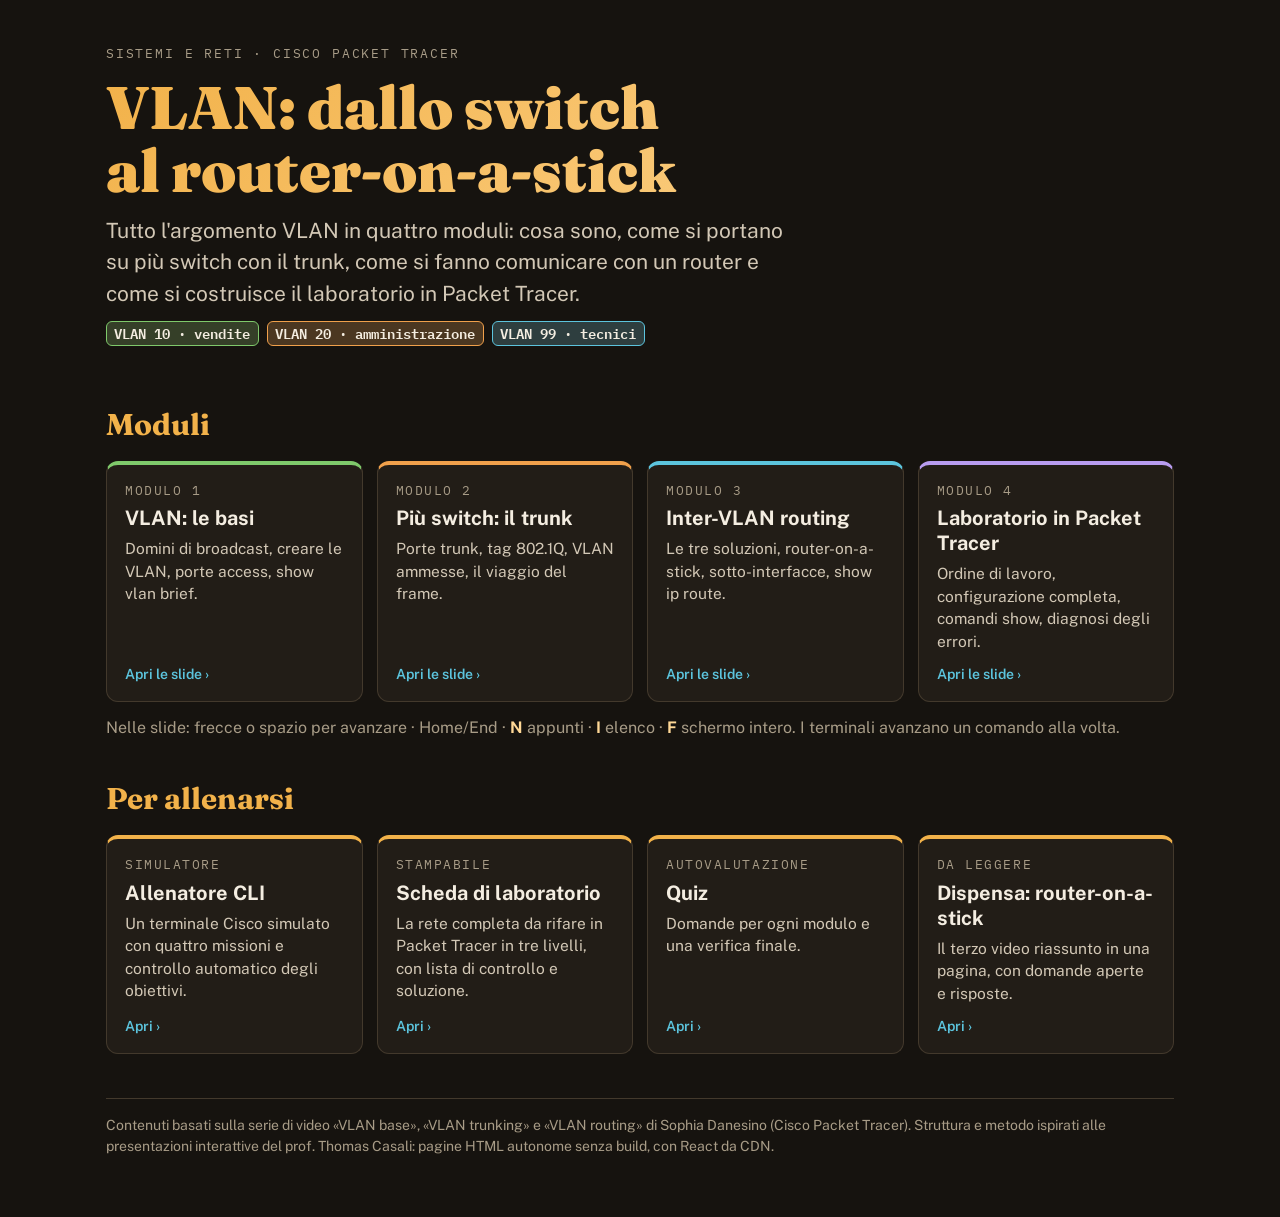
<file: index.html>
<!DOCTYPE html>
<html lang="it">
<head>
<meta charset="UTF-8">
<meta name="viewport" content="width=device-width, initial-scale=1.0">
<title>VLAN: dallo switch al router-on-a-stick</title>
<meta name="description" content="Presentazione interattiva sulle VLAN per Sistemi e Reti: VLAN base, trunk 802.1Q, inter-VLAN routing e laboratorio in Cisco Packet Tracer, con simulazioni, allenatore CLI e quiz.">
<link rel="preconnect" href="https://fonts.googleapis.com">
<link rel="preconnect" href="https://fonts.gstatic.com" crossorigin>
<link href="https://fonts.googleapis.com/css2?family=Fraunces:opsz,wght@9..144,500;9..144,700;9..144,900&family=Public+Sans:wght@400;500;600;700;800&family=IBM+Plex+Mono:wght@400;500;600&display=swap" rel="stylesheet">
<link rel="stylesheet" href="assets/style.css">
<style>
  html, body { height: auto; }
  .hero { padding: 44px 0 20px; display: flex; flex-direction: column; gap: 12px; }
  .hero .occhiello { font-family: var(--f-mono); font-size: 13px; letter-spacing: .14em; text-transform: uppercase; color: var(--text-muted); }
  .hero h1 { font-family: var(--f-title); font-weight: 900; font-size: clamp(34px, 6vw, 60px); line-height: 1.06; background: linear-gradient(135deg, var(--accent), var(--accent-alt)); -webkit-background-clip: text; background-clip: text; color: transparent; text-wrap: balance; }
  .hero p { font-size: clamp(17px, 2.1vw, 21px); color: var(--text-dim); max-width: 44rem; }
  .vlan-riga { display: flex; flex-wrap: wrap; gap: 8px; }
  .sezione { margin-top: 36px; display: flex; flex-direction: column; gap: 14px; }
  .sezione > h2 { font-family: var(--f-title); font-size: clamp(23px, 3.2vw, 30px); color: var(--accent); }
  .sezione > p { color: var(--text-muted); font-size: 16px; }
  .griglia { display: grid; grid-template-columns: repeat(auto-fill, minmax(min(100%, 240px), 1fr)); gap: 14px; }
  a.scheda { display: flex; flex-direction: column; gap: 6px; text-decoration: none; background: var(--bg-card); border: 1px solid var(--border); border-top: 4px solid var(--accent); border-radius: 12px; padding: 16px 18px; color: var(--text); }
  a.scheda:hover { background: var(--bg-light); border-color: var(--info); }
  a.scheda .num { font-family: var(--f-mono); font-size: 13px; letter-spacing: .12em; text-transform: uppercase; color: var(--text-muted); }
  a.scheda h3 { font-size: 20px; line-height: 1.25; }
  a.scheda p { font-size: 15.5px; color: var(--text-dim); line-height: 1.45; }
  a.scheda .vai { margin-top: auto; padding-top: 6px; font-size: 14px; font-weight: 600; color: var(--info); }
  a.scheda.v { border-top-color: var(--verde); } a.scheda.a { border-top-color: var(--arancio); } a.scheda.z { border-top-color: var(--azzurro); } a.scheda.p { border-top-color: var(--viola); }
  .tasti { font-size: 15px; color: var(--text-muted); }
  footer { margin-top: 44px; padding-top: 16px; border-top: 1px solid var(--border); font-size: 14px; color: var(--text-muted); }
</style>
</head>
<body>
<div class="contenitore">
  <header class="hero">
    <div class="occhiello">Sistemi e Reti · Cisco Packet Tracer</div>
    <h1>VLAN: dallo switch al router-on-a-stick</h1>
    <p>Tutto l'argomento VLAN in quattro moduli: cosa sono, come si portano su più switch con il trunk, come si fanno comunicare con un router e come si costruisce il laboratorio in Packet Tracer.</p>
    <div class="vlan-riga"><span class="chip chip-verde">VLAN 10 · vendite</span><span class="chip chip-arancio">VLAN 20 · amministrazione</span><span class="chip chip-azzurro">VLAN 99 · tecnici</span></div>
  </header>

  <section class="sezione">
    <h2>Moduli</h2>
    <div class="griglia">
      <a class="scheda v" href="modulo-1-vlan-base/slide.html"><span class="num">Modulo 1</span><h3>VLAN: le basi</h3><p>Domini di broadcast, creare le VLAN, porte access, show vlan brief.</p><span class="vai">Apri le slide ›</span></a>
      <a class="scheda a" href="modulo-2-trunk/slide.html"><span class="num">Modulo 2</span><h3>Più switch: il trunk</h3><p>Porte trunk, tag 802.1Q, VLAN ammesse, il viaggio del frame.</p><span class="vai">Apri le slide ›</span></a>
      <a class="scheda z" href="modulo-3-inter-vlan-routing/slide.html"><span class="num">Modulo 3</span><h3>Inter-VLAN routing</h3><p>Le tre soluzioni, router-on-a-stick, sotto-interfacce, show ip route.</p><span class="vai">Apri le slide ›</span></a>
      <a class="scheda p" href="modulo-4-laboratorio/slide.html"><span class="num">Modulo 4</span><h3>Laboratorio in Packet Tracer</h3><p>Ordine di lavoro, configurazione completa, comandi show, diagnosi degli errori.</p><span class="vai">Apri le slide ›</span></a>
    </div>
    <p class="tasti">Nelle slide: frecce o spazio per avanzare · Home/End · <strong>N</strong> appunti · <strong>I</strong> elenco · <strong>F</strong> schermo intero. I terminali avanzano un comando alla volta.</p>
  </section>

  <section class="sezione">
    <h2>Per allenarsi</h2>
    <div class="griglia">
      <a class="scheda" href="laboratorio/allenatore-cli.html"><span class="num">Simulatore</span><h3>Allenatore CLI</h3><p>Un terminale Cisco simulato con quattro missioni e controllo automatico degli obiettivi.</p><span class="vai">Apri ›</span></a>
      <a class="scheda" href="laboratorio/scheda.html"><span class="num">Stampabile</span><h3>Scheda di laboratorio</h3><p>La rete completa da rifare in Packet Tracer in tre livelli, con lista di controllo e soluzione.</p><span class="vai">Apri ›</span></a>
      <a class="scheda" href="quiz/quiz.html"><span class="num">Autovalutazione</span><h3>Quiz</h3><p>Domande per ogni modulo e una verifica finale.</p><span class="vai">Apri ›</span></a>
      <a class="scheda" href="dispensa/router-on-a-stick.html"><span class="num">Da leggere</span><h3>Dispensa: router-on-a-stick</h3><p>Il terzo video riassunto in una pagina, con domande aperte e risposte.</p><span class="vai">Apri ›</span></a>
    </div>
  </section>

  <footer>
    Contenuti basati sulla serie di video «VLAN base», «VLAN trunking» e «VLAN routing» di Sophia Danesino (Cisco Packet Tracer). Struttura e metodo ispirati alle presentazioni interattive del prof. Thomas Casali: pagine HTML autonome senza build, con React da CDN.
  </footer>
</div>
</body>
</html>
</file>
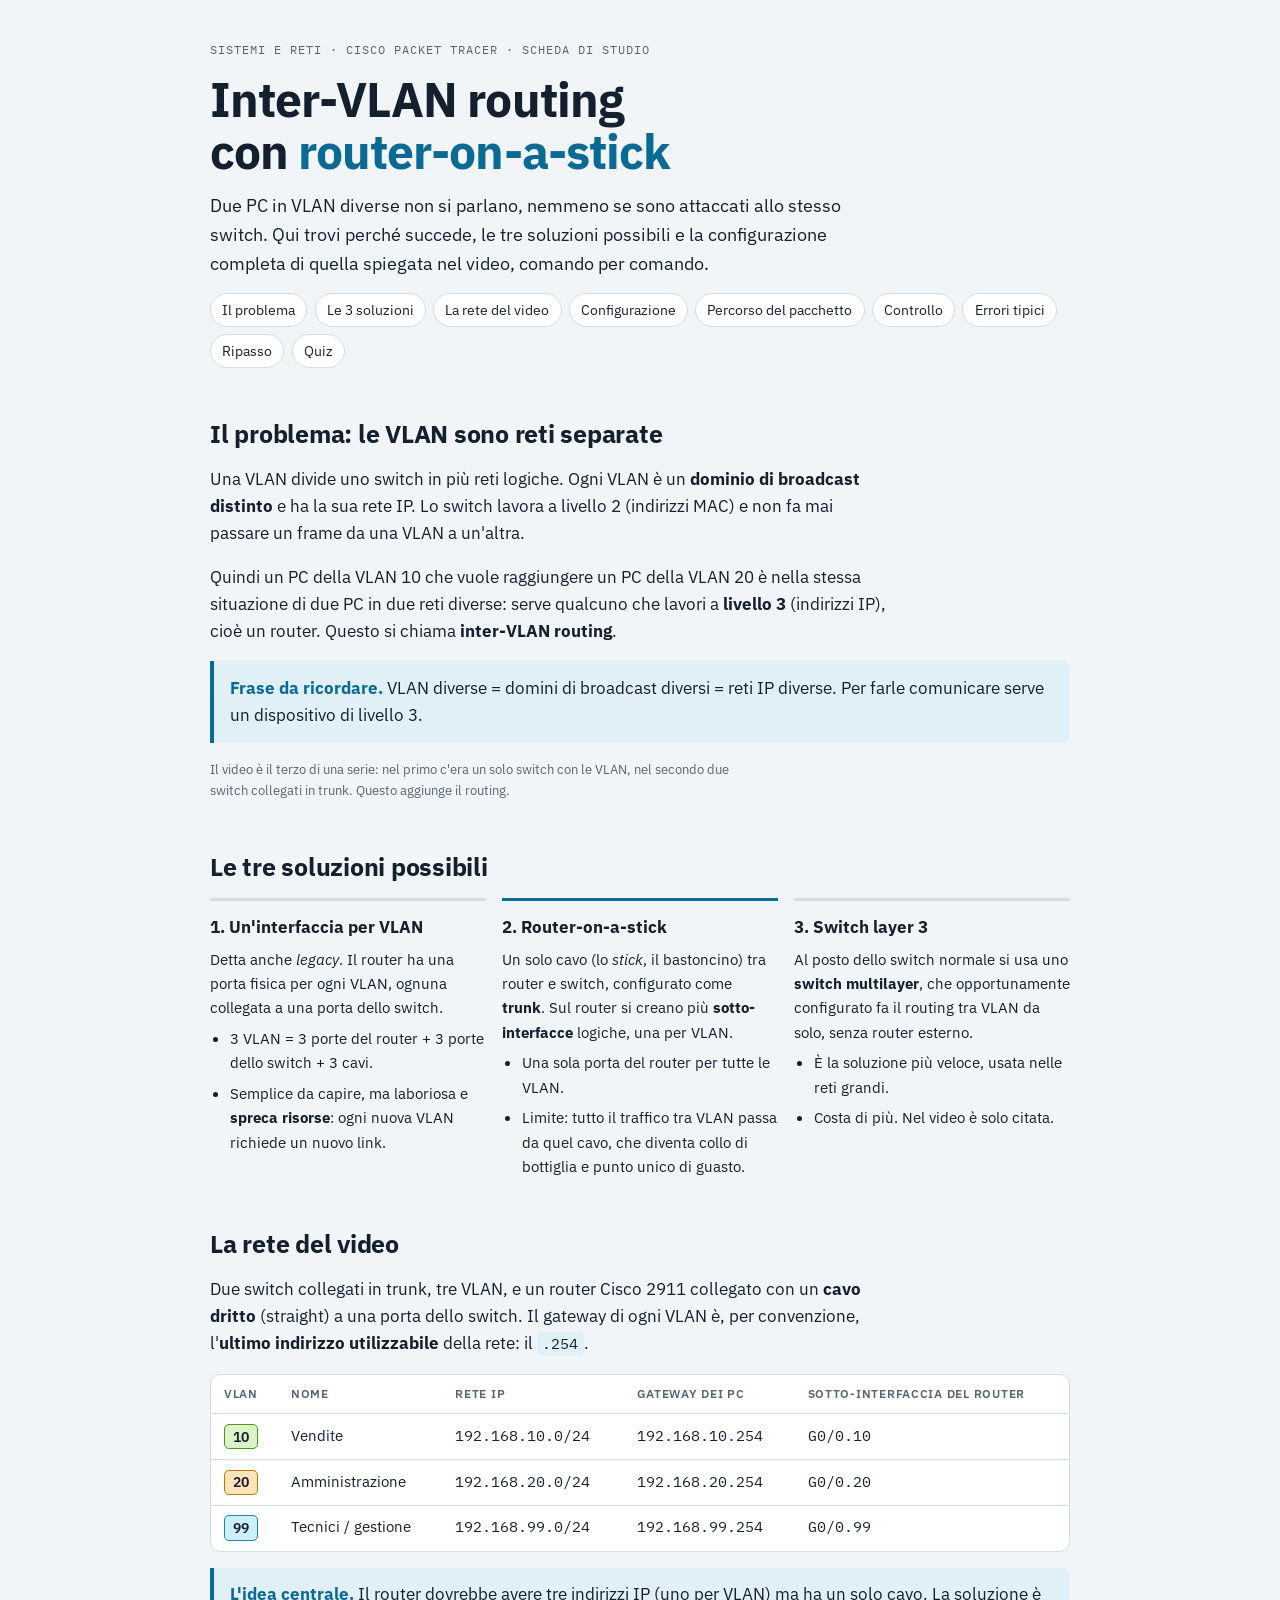
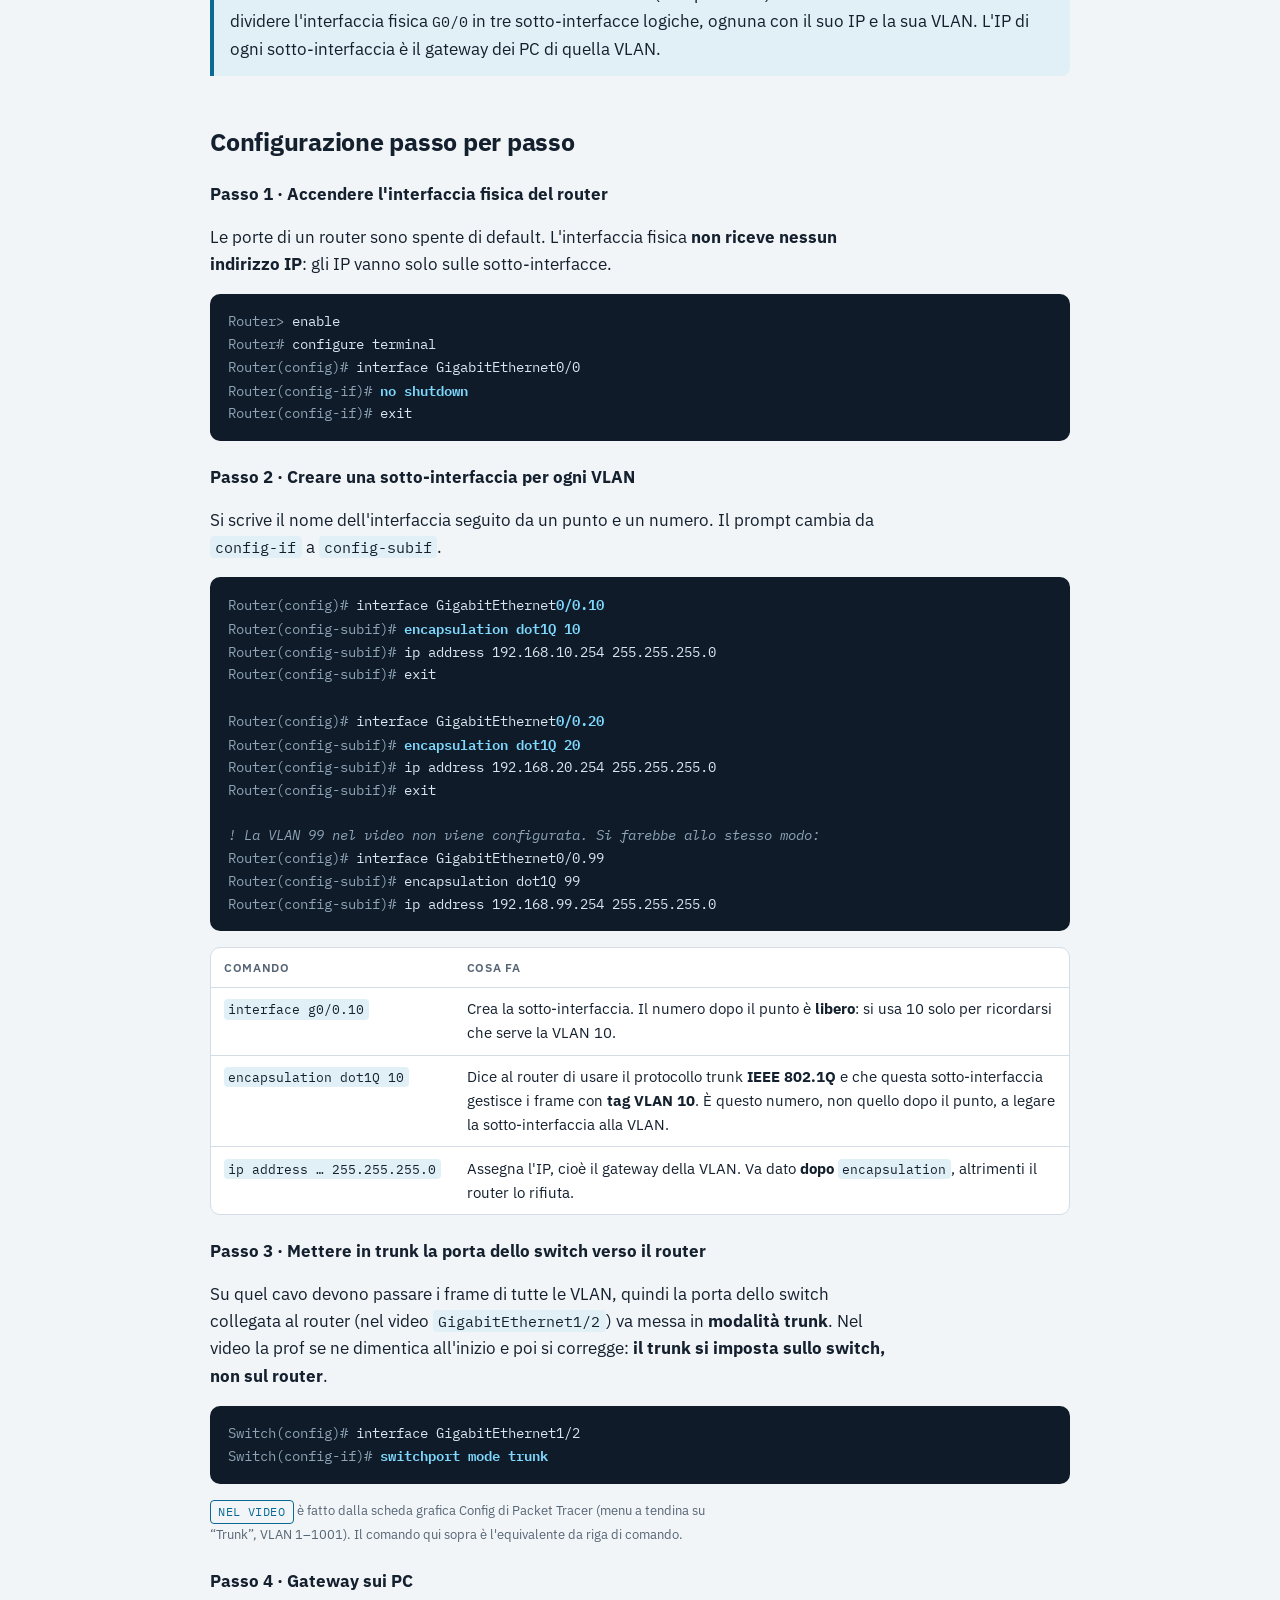
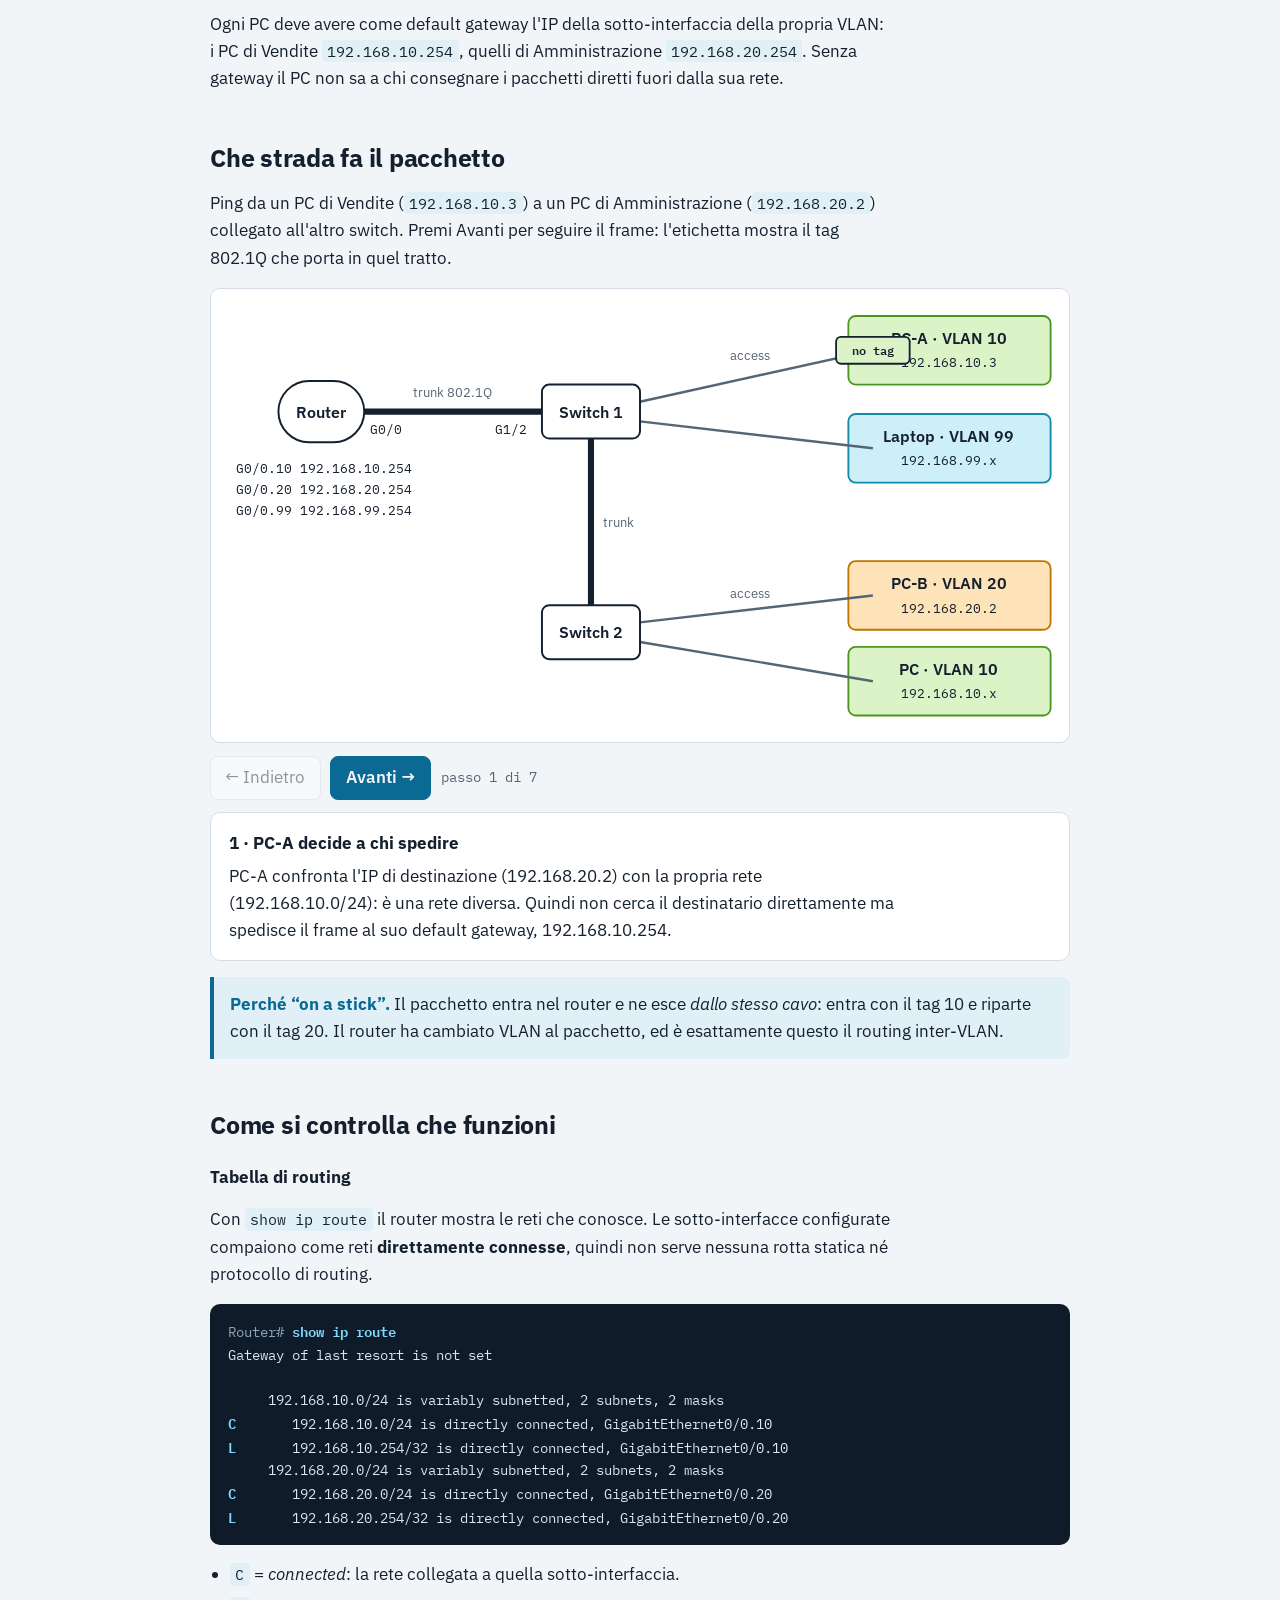
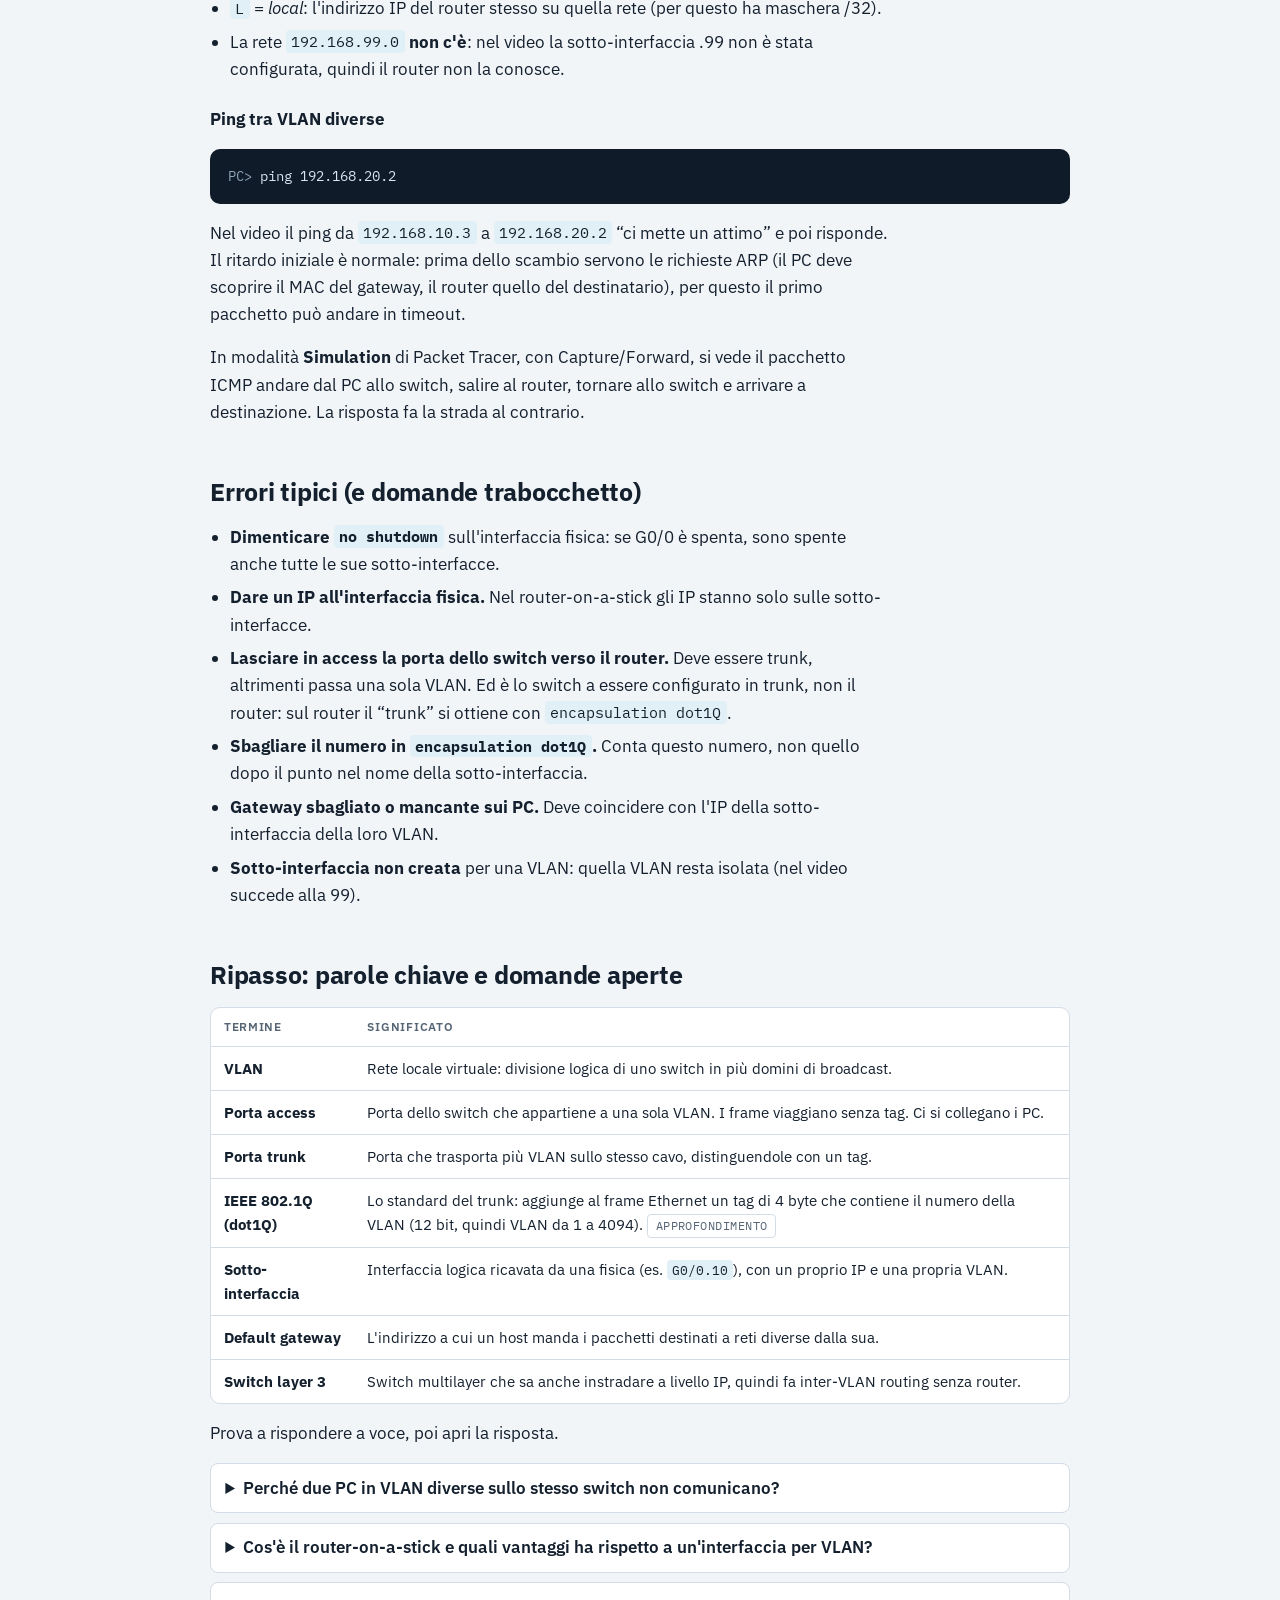
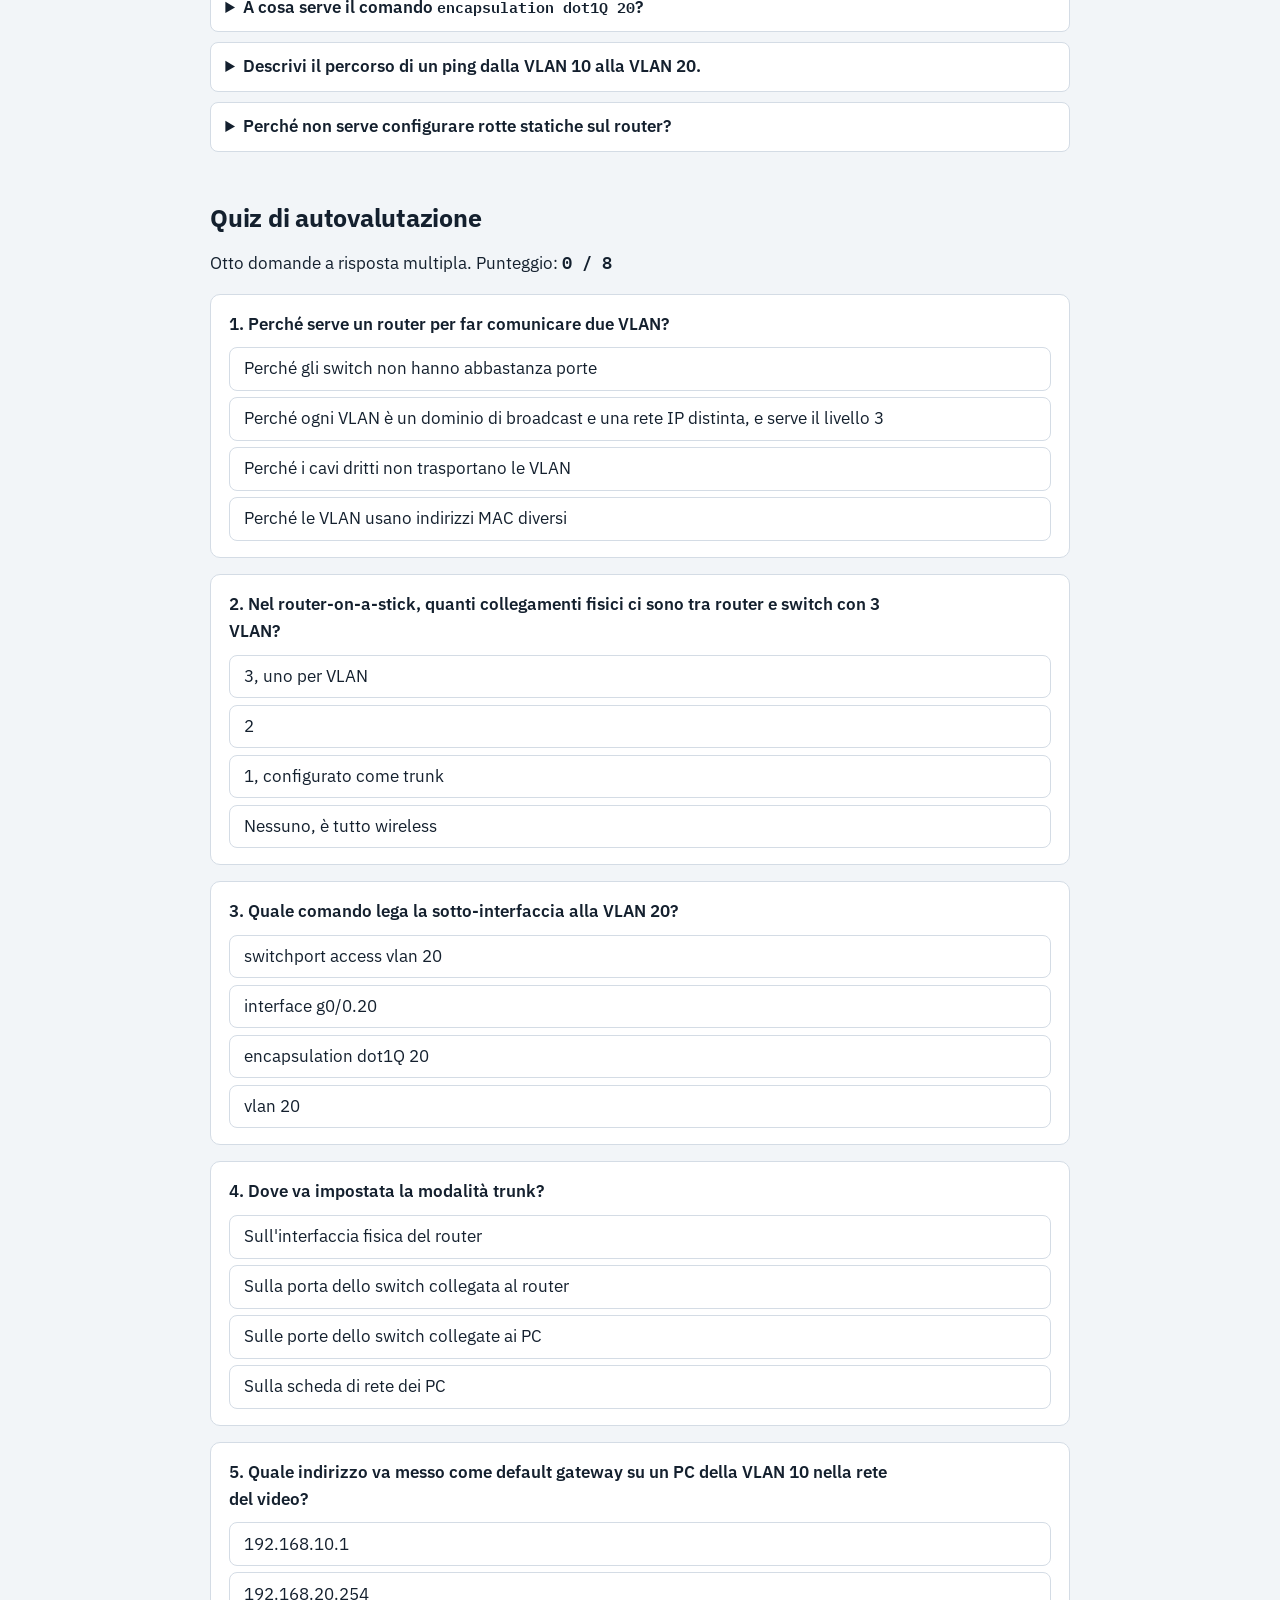
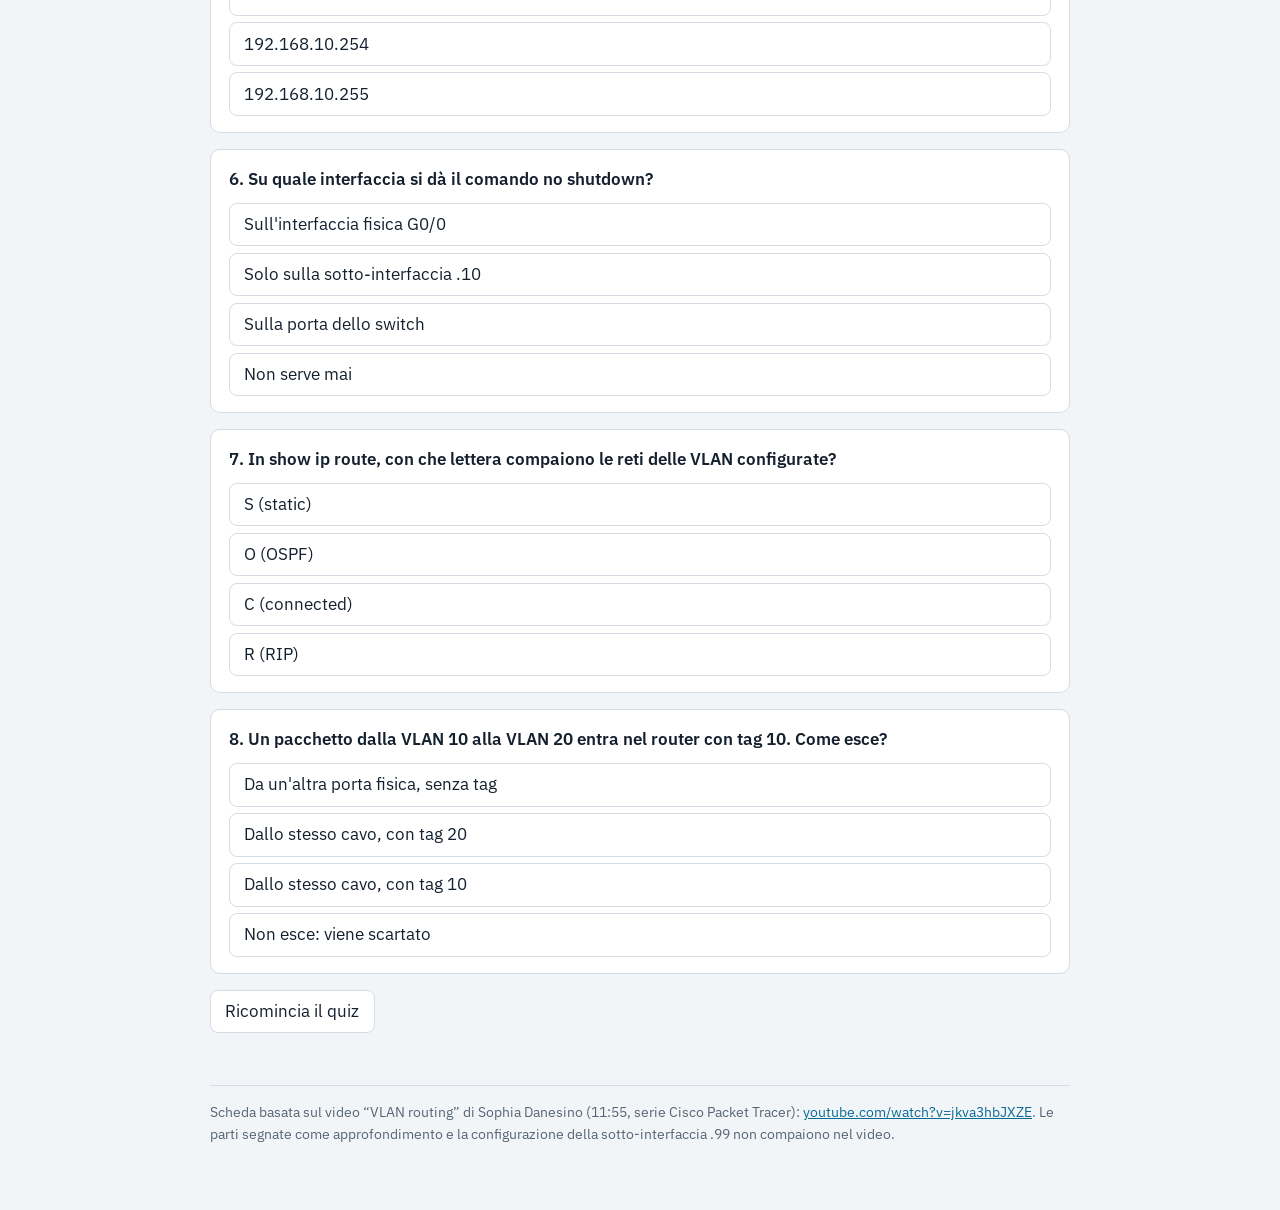
<file: dispensa/router-on-a-stick.html>
<!doctype html>
<html lang="it">
<head>
<meta charset="utf-8">
<meta name="viewport" content="width=device-width, initial-scale=1">
<style>body{margin:0}img{max-width:100%}[hidden]{display:none!important}</style>
<title>Inter-VLAN Routing</title>
<meta name="claude:viewport-fit-sides" content="cover">
<link rel="stylesheet" href="https://fonts.googleapis.com/css2?family=IBM+Plex+Sans:wght@400;500;600;700&family=IBM+Plex+Mono:wght@400;500;600&display=swap">
<style>
/* Layout: una colonna di lettura (max 860px) con indice a pillole in alto;
   terminali scuri e i tre colori VLAN del video come unico codice cromatico. */
:root{
  --bg:#f2f5f8; --surface:#ffffff; --fg:#14202e; --muted:#566575; --line:#d4dce5;
  --accent:#0a6a94; --accent-soft:#e1f0f7;
  --term-bg:#0f1b28; --term-fg:#d9e5ef; --term-dim:#8ea3b6; --term-hl:#7fd9ff;
  --v10:#dcf3c8; --v10s:#4c951d; --v20:#ffe3b8; --v20s:#c27600; --v99:#cdeff8; --v99s:#128aa8;
  --ok:#1b7f45; --ok-bg:#dff3e6; --bad:#b93426; --bad-bg:#fbe3df;
  --sans:"IBM Plex Sans",system-ui,-apple-system,"Segoe UI",sans-serif;
  --mono:"IBM Plex Mono",ui-monospace,Consolas,"Courier New",monospace;
}
@media (prefers-color-scheme: dark){ :root:not([data-theme="light"]){
  --bg:#0d151e; --surface:#15212e; --fg:#e4ecf3; --muted:#9babbb; --line:#2a3a4b;
  --accent:#62c4ea; --accent-soft:#17303f;
  --term-bg:#070f17; --term-fg:#d9e5ef; --term-dim:#8ea3b6; --term-hl:#7fd9ff;
  --v10:#22401a; --v10s:#86d853; --v20:#49340f; --v20s:#f2aa3f; --v99:#113a45; --v99s:#52cbe8;
  --ok:#6fd598; --ok-bg:#143524; --bad:#ff9486; --bad-bg:#43201c;
  color-scheme:dark } }
:root[data-theme="dark"]{
  --bg:#0d151e; --surface:#15212e; --fg:#e4ecf3; --muted:#9babbb; --line:#2a3a4b;
  --accent:#62c4ea; --accent-soft:#17303f;
  --term-bg:#070f17; --term-fg:#d9e5ef; --term-dim:#8ea3b6; --term-hl:#7fd9ff;
  --v10:#22401a; --v10s:#86d853; --v20:#49340f; --v20s:#f2aa3f; --v99:#113a45; --v99s:#52cbe8;
  --ok:#6fd598; --ok-bg:#143524; --bad:#ff9486; --bad-bg:#43201c;
  color-scheme:dark }

*{box-sizing:border-box}
body{background:var(--bg);color:var(--fg);font-family:var(--sans);font-size:17px;line-height:1.6;
  padding-left:max(16px,env(safe-area-inset-left,0px));padding-right:max(16px,env(safe-area-inset-right,0px));padding-block:0 4rem}
.wrap{max-width:860px;margin:0 auto;display:flex;flex-direction:column;gap:3.25rem}
header.top{padding-top:2.5rem;display:flex;flex-direction:column;gap:.9rem}
.eyebrow{font-family:var(--mono);font-size:.78rem;letter-spacing:.08em;text-transform:uppercase;color:var(--muted)}
h1{font-size:clamp(2rem,6vw,3rem);line-height:1.08;margin:0;font-weight:700;letter-spacing:-.02em;text-wrap:balance}
h1 span{color:var(--accent)}
.lead{font-size:1.12rem;max-width:62ch;margin:0;color:var(--fg)}
nav.toc{display:flex;flex-wrap:wrap;gap:.45rem}
nav.toc a{font-size:.88rem;text-decoration:none;color:var(--fg);border:1px solid var(--line);background:var(--surface);padding:.3rem .7rem;border-radius:999px}
nav.toc a:hover{border-color:var(--accent);color:var(--accent)}
a:focus-visible,button:focus-visible,summary:focus-visible{outline:2px solid var(--accent);outline-offset:2px}
section{display:flex;flex-direction:column;gap:1rem;scroll-margin-top:1rem}
h2{font-size:1.55rem;line-height:1.2;margin:0;letter-spacing:-.01em;text-wrap:balance}
h3{font-size:1.08rem;margin:.4rem 0 0}
p{margin:0;max-width:68ch}
ul,ol{margin:0;padding-left:1.25rem;max-width:68ch;display:flex;flex-direction:column;gap:.4rem}
code,.mono{font-family:var(--mono);font-size:.9em}
p code,li code,td code{background:var(--accent-soft);padding:.08em .35em;border-radius:4px;white-space:nowrap}
.key{border-left:4px solid var(--accent);background:var(--accent-soft);padding:.85rem 1rem;border-radius:0 8px 8px 0}
.key strong{color:var(--accent)}
.src{font-size:.82rem;color:var(--muted)}
.tag{display:inline-block;font-family:var(--mono);font-size:.72rem;letter-spacing:.04em;text-transform:uppercase;padding:.1rem .45rem;border-radius:4px;border:1px solid var(--line);color:var(--muted);vertical-align:middle}
.tag.video{border-color:var(--accent);color:var(--accent)}

.scroll{overflow-x:auto;border:1px solid var(--line);border-radius:10px;background:var(--surface)}
table{border-collapse:collapse;width:100%;font-size:.93rem;min-width:600px}
th,td{text-align:left;vertical-align:top;padding:.6rem .8rem;border-bottom:1px solid var(--line)}
tr:last-child td{border-bottom:0}
th{font-size:.76rem;letter-spacing:.06em;text-transform:uppercase;color:var(--muted);font-weight:600}
td.num{font-variant-numeric:tabular-nums;font-family:var(--mono);white-space:nowrap}
.chip{display:inline-block;padding:.05rem .5rem;border-radius:5px;font-weight:600;font-size:.86rem;border:1.5px solid}
.c10{background:var(--v10);border-color:var(--v10s)} .c20{background:var(--v20);border-color:var(--v20s)} .c99{background:var(--v99);border-color:var(--v99s)}

.term{background:var(--term-bg);color:var(--term-fg);border-radius:10px;padding:1rem 1.1rem;overflow-x:auto;font-family:var(--mono);font-size:.86rem;line-height:1.65;margin:0;white-space:pre}
.term .p{color:var(--term-dim)} .term .h{color:var(--term-hl);font-weight:600} .term .c{color:var(--term-dim);font-style:italic}

.diagram{overflow-x:auto;border:1px solid var(--line);border-radius:10px;background:var(--surface)}
.diagram svg{display:block;min-width:660px;width:100%;height:auto}
svg text{font-family:var(--sans);fill:var(--fg)}
svg .small{font-size:11px;fill:var(--muted)} svg .lbl{font-size:13px;font-weight:600} svg .m{font-family:var(--mono);font-size:11px}
svg .node{fill:var(--surface);stroke:var(--fg);stroke-width:1.6}
svg .link{stroke:var(--muted);stroke-width:2;fill:none}
svg .trunk{stroke:var(--fg);stroke-width:5}
svg .link.on{stroke:var(--accent);stroke-width:6}
svg .z10{fill:var(--v10);stroke:var(--v10s)} svg .z20{fill:var(--v20);stroke:var(--v20s)} svg .z99{fill:var(--v99);stroke:var(--v99s)}
#pkt{transition:transform .6s ease}
@media (prefers-reduced-motion: reduce){#pkt{transition:none}}
#pkt rect{stroke:var(--fg);stroke-width:1.5}
#pkt text{font-family:var(--mono);font-size:10px;font-weight:600}

.stepper{display:flex;flex-direction:column;gap:.8rem}
.stepbar{display:flex;flex-wrap:wrap;gap:.6rem;align-items:center}
button{font:inherit;cursor:pointer;border-radius:8px;border:1px solid var(--line);background:var(--surface);color:var(--fg);padding:.45rem .9rem}
button.primary{background:var(--accent);border-color:var(--accent);color:var(--bg);font-weight:600}
button:disabled{opacity:.45;cursor:default}
.count{font-family:var(--mono);font-size:.85rem;color:var(--muted)}
.stepbox{border:1px solid var(--line);background:var(--surface);border-radius:10px;padding:1rem 1.1rem;min-height:7.5rem;display:flex;flex-direction:column;gap:.35rem}
.stepbox h3{margin:0}

.cols{display:grid;grid-template-columns:repeat(auto-fit,minmax(240px,1fr));gap:1rem}
.cols>div{min-width:0;border-top:3px solid var(--line);padding-top:.7rem;display:flex;flex-direction:column;gap:.4rem}
.cols>div.pick{border-top-color:var(--accent)}
.cols h3{margin:0}
.cols p,.cols li{font-size:.95rem}

details{border:1px solid var(--line);border-radius:8px;background:var(--surface);padding:.65rem .9rem}
details+details{margin-top:-.4rem}
summary{cursor:pointer;font-weight:600}
details p{margin-top:.5rem}

.q{border:1px solid var(--line);border-radius:10px;background:var(--surface);padding:1rem 1.1rem;display:flex;flex-direction:column;gap:.6rem}
.q p.qt{font-weight:600}
.opts{display:flex;flex-direction:column;gap:.4rem}
.opts button{text-align:left}
.opts button.right{background:var(--ok-bg);border-color:var(--ok);color:var(--fg)}
.opts button.wrong{background:var(--bad-bg);border-color:var(--bad);color:var(--fg)}
.why{font-size:.93rem;color:var(--muted)}
.score{font-family:var(--mono);font-weight:600}
footer{font-size:.85rem;color:var(--muted);border-top:1px solid var(--line);padding-top:1rem}
footer a{color:var(--accent)}
</style>

<div class="wrap">

<header class="top">
  <div class="eyebrow">Sistemi e reti · Cisco Packet Tracer · scheda di studio</div>
  <h1>Inter-VLAN routing con <span>router-on-a-stick</span></h1>
  <p class="lead">Due PC in VLAN diverse non si parlano, nemmeno se sono attaccati allo stesso switch. Qui trovi perché succede, le tre soluzioni possibili e la configurazione completa di quella spiegata nel video, comando per comando.</p>
  <nav class="toc" aria-label="Indice">
    <a href="#problema">Il problema</a>
    <a href="#soluzioni">Le 3 soluzioni</a>
    <a href="#rete">La rete del video</a>
    <a href="#configurazione">Configurazione</a>
    <a href="#percorso">Percorso del pacchetto</a>
    <a href="#controllo">Controllo</a>
    <a href="#errori">Errori tipici</a>
    <a href="#ripasso">Ripasso</a>
    <a href="#quiz">Quiz</a>
  </nav>
</header>

<section id="problema">
  <h2>Il problema: le VLAN sono reti separate</h2>
  <p>Una VLAN divide uno switch in più reti logiche. Ogni VLAN è un <strong>dominio di broadcast distinto</strong> e ha la sua rete IP. Lo switch lavora a livello 2 (indirizzi MAC) e non fa mai passare un frame da una VLAN a un'altra.</p>
  <p>Quindi un PC della VLAN 10 che vuole raggiungere un PC della VLAN 20 è nella stessa situazione di due PC in due reti diverse: serve qualcuno che lavori a <strong>livello 3</strong> (indirizzi IP), cioè un router. Questo si chiama <strong>inter-VLAN routing</strong>.</p>
  <div class="key"><strong>Frase da ricordare.</strong> VLAN diverse = domini di broadcast diversi = reti IP diverse. Per farle comunicare serve un dispositivo di livello 3.</div>
  <p class="src">Il video è il terzo di una serie: nel primo c'era un solo switch con le VLAN, nel secondo due switch collegati in trunk. Questo aggiunge il routing.</p>
</section>

<section id="soluzioni">
  <h2>Le tre soluzioni possibili</h2>
  <div class="cols">
    <div>
      <h3>1. Un'interfaccia per VLAN</h3>
      <p>Detta anche <em>legacy</em>. Il router ha una porta fisica per ogni VLAN, ognuna collegata a una porta dello switch.</p>
      <ul>
        <li>3 VLAN = 3 porte del router + 3 porte dello switch + 3 cavi.</li>
        <li>Semplice da capire, ma laboriosa e <strong>spreca risorse</strong>: ogni nuova VLAN richiede un nuovo link.</li>
      </ul>
    </div>
    <div class="pick">
      <h3>2. Router-on-a-stick</h3>
      <p>Un solo cavo (lo <em>stick</em>, il bastoncino) tra router e switch, configurato come <strong>trunk</strong>. Sul router si creano più <strong>sotto-interfacce</strong> logiche, una per VLAN.</p>
      <ul>
        <li>Una sola porta del router per tutte le VLAN.</li>
        <li>Limite: tutto il traffico tra VLAN passa da quel cavo, che diventa collo di bottiglia e punto unico di guasto.</li>
      </ul>
    </div>
    <div>
      <h3>3. Switch layer 3</h3>
      <p>Al posto dello switch normale si usa uno <strong>switch multilayer</strong>, che opportunamente configurato fa il routing tra VLAN da solo, senza router esterno.</p>
      <ul>
        <li>È la soluzione più veloce, usata nelle reti grandi.</li>
        <li>Costa di più. Nel video è solo citata.</li>
      </ul>
    </div>
  </div>
</section>

<section id="rete">
  <h2>La rete del video</h2>
  <p>Due switch collegati in trunk, tre VLAN, e un router Cisco 2911 collegato con un <strong>cavo dritto</strong> (straight) a una porta dello switch. Il gateway di ogni VLAN è, per convenzione, l'<strong>ultimo indirizzo utilizzabile</strong> della rete: il <code>.254</code>.</p>
  <div class="scroll">
    <table>
      <thead><tr><th>VLAN</th><th>Nome</th><th>Rete IP</th><th>Gateway dei PC</th><th>Sotto-interfaccia del router</th></tr></thead>
      <tbody>
        <tr><td><span class="chip c10">10</span></td><td>Vendite</td><td class="num">192.168.10.0/24</td><td class="num">192.168.10.254</td><td class="num">G0/0.10</td></tr>
        <tr><td><span class="chip c20">20</span></td><td>Amministrazione</td><td class="num">192.168.20.0/24</td><td class="num">192.168.20.254</td><td class="num">G0/0.20</td></tr>
        <tr><td><span class="chip c99">99</span></td><td>Tecnici / gestione</td><td class="num">192.168.99.0/24</td><td class="num">192.168.99.254</td><td class="num">G0/0.99</td></tr>
      </tbody>
    </table>
  </div>
  <div class="key"><strong>L'idea centrale.</strong> Il router dovrebbe avere tre indirizzi IP (uno per VLAN) ma ha un solo cavo. La soluzione è dividere l'interfaccia fisica <code>G0/0</code> in tre sotto-interfacce logiche, ognuna con il suo IP e la sua VLAN. L'IP di ogni sotto-interfaccia è il gateway dei PC di quella VLAN.</div>
</section>

<section id="configurazione">
  <h2>Configurazione passo per passo</h2>

  <h3>Passo 1 · Accendere l'interfaccia fisica del router</h3>
  <p>Le porte di un router sono spente di default. L'interfaccia fisica <strong>non riceve nessun indirizzo IP</strong>: gli IP vanno solo sulle sotto-interfacce.</p>
<pre class="term"><span class="p">Router&gt;</span> enable
<span class="p">Router#</span> configure terminal
<span class="p">Router(config)#</span> interface GigabitEthernet0/0
<span class="p">Router(config-if)#</span> <span class="h">no shutdown</span>
<span class="p">Router(config-if)#</span> exit</pre>

  <h3>Passo 2 · Creare una sotto-interfaccia per ogni VLAN</h3>
  <p>Si scrive il nome dell'interfaccia seguito da un punto e un numero. Il prompt cambia da <code>config-if</code> a <code>config-subif</code>.</p>
<pre class="term"><span class="p">Router(config)#</span> interface GigabitEthernet<span class="h">0/0.10</span>
<span class="p">Router(config-subif)#</span> <span class="h">encapsulation dot1Q 10</span>
<span class="p">Router(config-subif)#</span> ip address 192.168.10.254 255.255.255.0
<span class="p">Router(config-subif)#</span> exit

<span class="p">Router(config)#</span> interface GigabitEthernet<span class="h">0/0.20</span>
<span class="p">Router(config-subif)#</span> <span class="h">encapsulation dot1Q 20</span>
<span class="p">Router(config-subif)#</span> ip address 192.168.20.254 255.255.255.0
<span class="p">Router(config-subif)#</span> exit

<span class="c">! La VLAN 99 nel video non viene configurata. Si farebbe allo stesso modo:</span>
<span class="p">Router(config)#</span> interface GigabitEthernet0/0.99
<span class="p">Router(config-subif)#</span> encapsulation dot1Q 99
<span class="p">Router(config-subif)#</span> ip address 192.168.99.254 255.255.255.0</pre>
  <div class="scroll">
    <table>
      <thead><tr><th>Comando</th><th>Cosa fa</th></tr></thead>
      <tbody>
        <tr><td><code>interface g0/0.10</code></td><td>Crea la sotto-interfaccia. Il numero dopo il punto è <strong>libero</strong>: si usa 10 solo per ricordarsi che serve la VLAN 10.</td></tr>
        <tr><td><code>encapsulation dot1Q 10</code></td><td>Dice al router di usare il protocollo trunk <strong>IEEE 802.1Q</strong> e che questa sotto-interfaccia gestisce i frame con <strong>tag VLAN 10</strong>. È questo numero, non quello dopo il punto, a legare la sotto-interfaccia alla VLAN.</td></tr>
        <tr><td><code>ip address … 255.255.255.0</code></td><td>Assegna l'IP, cioè il gateway della VLAN. Va dato <strong>dopo</strong> <code>encapsulation</code>, altrimenti il router lo rifiuta.</td></tr>
      </tbody>
    </table>
  </div>

  <h3>Passo 3 · Mettere in trunk la porta dello switch verso il router</h3>
  <p>Su quel cavo devono passare i frame di tutte le VLAN, quindi la porta dello switch collegata al router (nel video <code>GigabitEthernet1/2</code>) va messa in <strong>modalità trunk</strong>. Nel video la prof se ne dimentica all'inizio e poi si corregge: <strong>il trunk si imposta sullo switch, non sul router</strong>.</p>
<pre class="term"><span class="p">Switch(config)#</span> interface GigabitEthernet1/2
<span class="p">Switch(config-if)#</span> <span class="h">switchport mode trunk</span></pre>
  <p class="src"><span class="tag video">nel video</span> è fatto dalla scheda grafica Config di Packet Tracer (menu a tendina su “Trunk”, VLAN 1–1001). Il comando qui sopra è l'equivalente da riga di comando.</p>

  <h3>Passo 4 · Gateway sui PC</h3>
  <p>Ogni PC deve avere come default gateway l'IP della sotto-interfaccia della propria VLAN: i PC di Vendite <code>192.168.10.254</code>, quelli di Amministrazione <code>192.168.20.254</code>. Senza gateway il PC non sa a chi consegnare i pacchetti diretti fuori dalla sua rete.</p>
</section>

<section id="percorso">
  <h2>Che strada fa il pacchetto</h2>
  <p>Ping da un PC di Vendite (<code>192.168.10.3</code>) a un PC di Amministrazione (<code>192.168.20.2</code>) collegato all'altro switch. Premi Avanti per seguire il frame: l'etichetta mostra il tag 802.1Q che porta in quel tratto.</p>
  <div class="stepper">
    <div class="diagram">
      <svg viewBox="0 0 700 370" role="img" aria-label="Topologia: router collegato in trunk allo switch 1, switch 1 in trunk con switch 2, PC nelle VLAN 10, 20 e 99">
        <rect class="z10" x="520" y="22" width="165" height="56" rx="6" stroke-width="1.5"/>
        <rect class="z99" x="520" y="102" width="165" height="56" rx="6" stroke-width="1.5"/>
        <rect class="z20" x="520" y="222" width="165" height="56" rx="6" stroke-width="1.5"/>
        <rect class="z10" x="520" y="292" width="165" height="56" rx="6" stroke-width="1.5"/>

        <line id="l-r" class="link trunk" x1="125" y1="100" x2="270" y2="100"/>
        <line id="l-ss" class="link trunk" x1="310" y1="122" x2="310" y2="258"/>
        <line id="l-a" class="link" x1="350" y1="92" x2="540" y2="50"/>
        <line id="l-lap" class="link" x1="350" y1="108" x2="540" y2="130"/>
        <line id="l-b" class="link" x1="350" y1="272" x2="540" y2="250"/>
        <line id="l-d" class="link" x1="350" y1="288" x2="540" y2="320"/>

        <text class="small" x="197" y="88" text-anchor="middle">trunk 802.1Q</text>
        <text class="m" x="130" y="118">G0/0</text>
        <text class="m" x="232" y="118">G1/2</text>
        <text class="small" x="320" y="194">trunk</text>
        <text class="small" x="440" y="58" text-anchor="middle">access</text>
        <text class="small" x="440" y="252" text-anchor="middle">access</text>

        <rect class="node" x="55" y="75" width="70" height="50" rx="25"/>
        <text class="lbl" x="90" y="105" text-anchor="middle">Router</text>
        <text class="m" x="20" y="150">G0/0.10  192.168.10.254</text>
        <text class="m" x="20" y="167">G0/0.20  192.168.20.254</text>
        <text class="m" x="20" y="184">G0/0.99  192.168.99.254</text>

        <rect class="node" x="270" y="78" width="80" height="44" rx="6"/>
        <text class="lbl" x="310" y="105" text-anchor="middle">Switch 1</text>
        <rect class="node" x="270" y="258" width="80" height="44" rx="6"/>
        <text class="lbl" x="310" y="285" text-anchor="middle">Switch 2</text>

        <text class="lbl" x="602" y="45" text-anchor="middle">PC-A · VLAN 10</text>
        <text class="m" x="602" y="64" text-anchor="middle">192.168.10.3</text>
        <text class="lbl" x="602" y="125" text-anchor="middle">Laptop · VLAN 99</text>
        <text class="m" x="602" y="144" text-anchor="middle">192.168.99.x</text>
        <text class="lbl" x="602" y="245" text-anchor="middle">PC-B · VLAN 20</text>
        <text class="m" x="602" y="264" text-anchor="middle">192.168.20.2</text>
        <text class="lbl" x="602" y="315" text-anchor="middle">PC · VLAN 10</text>
        <text class="m" x="602" y="334" text-anchor="middle">192.168.10.x</text>

        <g id="pkt" transform="translate(540,50)">
          <rect id="pktbox" x="-30" y="-11" width="60" height="22" rx="4" class="z10"/>
          <text id="pkttxt" x="0" y="4" text-anchor="middle">no tag</text>
        </g>
      </svg>
    </div>
    <div class="stepbar">
      <button id="prev" type="button">← Indietro</button>
      <button id="next" type="button" class="primary">Avanti →</button>
      <span class="count" id="count"></span>
    </div>
    <div class="stepbox" aria-live="polite">
      <h3 id="st"></h3>
      <p id="sd"></p>
    </div>
  </div>
  <div class="key"><strong>Perché “on a stick”.</strong> Il pacchetto entra nel router e ne esce <em>dallo stesso cavo</em>: entra con il tag 10 e riparte con il tag 20. Il router ha cambiato VLAN al pacchetto, ed è esattamente questo il routing inter-VLAN.</div>
</section>

<section id="controllo">
  <h2>Come si controlla che funzioni</h2>
  <h3>Tabella di routing</h3>
  <p>Con <code>show ip route</code> il router mostra le reti che conosce. Le sotto-interfacce configurate compaiono come reti <strong>direttamente connesse</strong>, quindi non serve nessuna rotta statica né protocollo di routing.</p>
<pre class="term"><span class="p">Router#</span> <span class="h">show ip route</span>
Gateway of last resort is not set

     192.168.10.0/24 is variably subnetted, 2 subnets, 2 masks
<span class="h">C</span>       192.168.10.0/24 is directly connected, GigabitEthernet0/0.10
<span class="h">L</span>       192.168.10.254/32 is directly connected, GigabitEthernet0/0.10
     192.168.20.0/24 is variably subnetted, 2 subnets, 2 masks
<span class="h">C</span>       192.168.20.0/24 is directly connected, GigabitEthernet0/0.20
<span class="h">L</span>       192.168.20.254/32 is directly connected, GigabitEthernet0/0.20</pre>
  <ul>
    <li><code>C</code> = <em>connected</em>: la rete collegata a quella sotto-interfaccia.</li>
    <li><code>L</code> = <em>local</em>: l'indirizzo IP del router stesso su quella rete (per questo ha maschera /32).</li>
    <li>La rete <code>192.168.99.0</code> <strong>non c'è</strong>: nel video la sotto-interfaccia .99 non è stata configurata, quindi il router non la conosce.</li>
  </ul>
  <h3>Ping tra VLAN diverse</h3>
<pre class="term"><span class="p">PC&gt;</span> ping 192.168.20.2</pre>
  <p>Nel video il ping da <code>192.168.10.3</code> a <code>192.168.20.2</code> “ci mette un attimo” e poi risponde. Il ritardo iniziale è normale: prima dello scambio servono le richieste ARP (il PC deve scoprire il MAC del gateway, il router quello del destinatario), per questo il primo pacchetto può andare in timeout.</p>
  <p>In modalità <strong>Simulation</strong> di Packet Tracer, con Capture/Forward, si vede il pacchetto ICMP andare dal PC allo switch, salire al router, tornare allo switch e arrivare a destinazione. La risposta fa la strada al contrario.</p>
</section>

<section id="errori">
  <h2>Errori tipici (e domande trabocchetto)</h2>
  <ul>
    <li><strong>Dimenticare <code>no shutdown</code></strong> sull'interfaccia fisica: se G0/0 è spenta, sono spente anche tutte le sue sotto-interfacce.</li>
    <li><strong>Dare un IP all'interfaccia fisica.</strong> Nel router-on-a-stick gli IP stanno solo sulle sotto-interfacce.</li>
    <li><strong>Lasciare in access la porta dello switch verso il router.</strong> Deve essere trunk, altrimenti passa una sola VLAN. Ed è lo switch a essere configurato in trunk, non il router: sul router il “trunk” si ottiene con <code>encapsulation dot1Q</code>.</li>
    <li><strong>Sbagliare il numero in <code>encapsulation dot1Q</code>.</strong> Conta questo numero, non quello dopo il punto nel nome della sotto-interfaccia.</li>
    <li><strong>Gateway sbagliato o mancante sui PC.</strong> Deve coincidere con l'IP della sotto-interfaccia della loro VLAN.</li>
    <li><strong>Sotto-interfaccia non creata</strong> per una VLAN: quella VLAN resta isolata (nel video succede alla 99).</li>
  </ul>
</section>

<section id="ripasso">
  <h2>Ripasso: parole chiave e domande aperte</h2>
  <div class="scroll">
    <table>
      <thead><tr><th>Termine</th><th>Significato</th></tr></thead>
      <tbody>
        <tr><td><strong>VLAN</strong></td><td>Rete locale virtuale: divisione logica di uno switch in più domini di broadcast.</td></tr>
        <tr><td><strong>Porta access</strong></td><td>Porta dello switch che appartiene a una sola VLAN. I frame viaggiano senza tag. Ci si collegano i PC.</td></tr>
        <tr><td><strong>Porta trunk</strong></td><td>Porta che trasporta più VLAN sullo stesso cavo, distinguendole con un tag.</td></tr>
        <tr><td><strong>IEEE 802.1Q (dot1Q)</strong></td><td>Lo standard del trunk: aggiunge al frame Ethernet un tag di 4 byte che contiene il numero della VLAN (12 bit, quindi VLAN da 1 a 4094). <span class="tag">approfondimento</span></td></tr>
        <tr><td><strong>Sotto-interfaccia</strong></td><td>Interfaccia logica ricavata da una fisica (es. <code>G0/0.10</code>), con un proprio IP e una propria VLAN.</td></tr>
        <tr><td><strong>Default gateway</strong></td><td>L'indirizzo a cui un host manda i pacchetti destinati a reti diverse dalla sua.</td></tr>
        <tr><td><strong>Switch layer 3</strong></td><td>Switch multilayer che sa anche instradare a livello IP, quindi fa inter-VLAN routing senza router.</td></tr>
      </tbody>
    </table>
  </div>
  <p>Prova a rispondere a voce, poi apri la risposta.</p>
  <details><summary>Perché due PC in VLAN diverse sullo stesso switch non comunicano?</summary><p>Perché ogni VLAN è un dominio di broadcast separato e una rete IP diversa. Lo switch, che lavora a livello 2, non inoltra frame da una VLAN all'altra. Serve un dispositivo di livello 3 che faccia routing.</p></details>
  <details><summary>Cos'è il router-on-a-stick e quali vantaggi ha rispetto a un'interfaccia per VLAN?</summary><p>È una tecnica di inter-VLAN routing in cui il router è collegato allo switch con un solo link trunk e usa una sotto-interfaccia per ogni VLAN. Rispetto al metodo con un'interfaccia fisica per VLAN usa una sola porta del router, una sola porta dello switch e un solo cavo, e aggiungere una VLAN richiede solo una nuova sotto-interfaccia. Lo svantaggio è che tutto il traffico tra VLAN passa da un unico link.</p></details>
  <details><summary>A cosa serve il comando <code>encapsulation dot1Q 20</code>?</summary><p>Associa la sotto-interfaccia alla VLAN 20 usando il protocollo 802.1Q: il router accetta su quella sotto-interfaccia i frame che arrivano con tag 20 e mette il tag 20 su quelli che fa uscire da lì.</p></details>
  <details><summary>Descrivi il percorso di un ping dalla VLAN 10 alla VLAN 20.</summary><p>Il PC vede che la destinazione è in un'altra rete e manda il pacchetto al suo gateway. Lo switch lo inoltra sul trunk con tag 10. Il router lo riceve sulla sotto-interfaccia .10, consulta la tabella di routing, trova la rete 192.168.20.0 connessa alla sotto-interfaccia .20 e lo rimanda sullo stesso cavo con tag 20. Lo switch lo consegna, senza tag, alla porta access del PC di destinazione. La risposta segue il percorso inverso.</p></details>
  <details><summary>Perché non serve configurare rotte statiche sul router?</summary><p>Perché tutte le reti delle VLAN sono direttamente connesse alle sotto-interfacce del router: compaiono da sole nella tabella di routing con la lettera C.</p></details>
</section>

<section id="quiz">
  <h2>Quiz di autovalutazione</h2>
  <p>Otto domande a risposta multipla. Punteggio: <span class="score" id="score">0 / 8</span></p>
  <div id="quizbox" style="display:flex;flex-direction:column;gap:1rem"></div>
  <div><button id="reset" type="button">Ricomincia il quiz</button></div>
</section>

<footer>
  Scheda basata sul video “VLAN routing” di Sophia Danesino (11:55, serie Cisco Packet Tracer): <a href="https://www.youtube.com/watch?v=jkva3hbJXZE">youtube.com/watch?v=jkva3hbJXZE</a>. Le parti segnate come approfondimento e la configurazione della sotto-interfaccia .99 non compaiono nel video.
</footer>

</div>

<script>
// ---------- Percorso del pacchetto ----------
const P = {a:[540,50], s1:[310,100], r:[125,100], s2:[310,280], b:[540,250]};
const steps = [
  {at:'a', links:[], tag:null, v:10, t:'1 · PC-A decide a chi spedire',
   d:'PC-A confronta l\'IP di destinazione (192.168.20.2) con la propria rete (192.168.10.0/24): è una rete diversa. Quindi non cerca il destinatario direttamente ma spedisce il frame al suo default gateway, 192.168.10.254.'},
  {at:'s1', links:['l-a'], tag:null, v:10, t:'2 · Dal PC allo Switch 1 (porta access)',
   d:'Il frame viaggia senza tag: la porta è access e lo switch sa che tutto ciò che arriva da lì appartiene alla VLAN 10.'},
  {at:'r', links:['l-r'], tag:10, v:10, t:'3 · Dallo Switch 1 al router (trunk, tag 10)',
   d:'Sul trunk lo switch aggiunge il tag 802.1Q con il numero 10. Il router lo riceve sulla sotto-interfaccia G0/0.10, quella con "encapsulation dot1Q 10".'},
  {at:'s1', links:['l-r'], tag:20, v:20, t:'4 · Il router instrada e rimanda indietro (tag 20)',
   d:'Il router consulta la tabella di routing: 192.168.20.0/24 è connessa a G0/0.20. Fa uscire il pacchetto da quella sotto-interfaccia, cioè dallo stesso cavo fisico, ma ora con tag 20.'},
  {at:'s2', links:['l-ss'], tag:20, v:20, t:'5 · Dallo Switch 1 allo Switch 2 (trunk, tag 20)',
   d:'Il destinatario è sull\'altro switch. Il frame attraversa il trunk tra gli switch mantenendo il tag 20.'},
  {at:'b', links:['l-b'], tag:null, v:20, t:'6 · Consegna a PC-B (porta access)',
   d:'Lo Switch 2 toglie il tag e consegna il frame sulla porta access della VLAN 20. PC-B riceve il ping.'},
  {at:'a', links:['l-b','l-ss','l-r','l-a'], tag:null, v:10, t:'7 · La risposta torna indietro',
   d:'PC-B risponde facendo lo stesso ragionamento: manda al suo gateway 192.168.20.254. Il frame sale al router con tag 20, riparte con tag 10 e arriva a PC-A. Ping riuscito.'}
];
let cur = 0;
const $ = id => document.getElementById(id);
function show(){
  const s = steps[cur];
  $('pkt').setAttribute('transform','translate('+P[s.at][0]+','+P[s.at][1]+')');
  $('pktbox').setAttribute('class', s.v===10 ? 'z10' : 'z20');
  $('pkttxt').textContent = s.tag ? 'tag '+s.tag : 'no tag';
  document.querySelectorAll('svg .link').forEach(l => l.classList.toggle('on', s.links.includes(l.id)));
  $('st').textContent = s.t; $('sd').textContent = s.d;
  $('count').textContent = 'passo '+(cur+1)+' di '+steps.length;
  $('prev').disabled = cur===0; $('next').disabled = cur===steps.length-1;
}
$('prev').addEventListener('click',()=>{ if(cur>0){cur--;show();} });
$('next').addEventListener('click',()=>{ if(cur<steps.length-1){cur++;show();} });
show();

// ---------- Quiz ----------
const Q = [
  {q:'Perché serve un router per far comunicare due VLAN?',
   o:['Perché gli switch non hanno abbastanza porte','Perché ogni VLAN è un dominio di broadcast e una rete IP distinta, e serve il livello 3','Perché i cavi dritti non trasportano le VLAN','Perché le VLAN usano indirizzi MAC diversi'], a:1,
   w:'Lo switch (livello 2) tiene separate le VLAN. Passare da una rete IP a un\'altra è compito del livello 3.'},
  {q:'Nel router-on-a-stick, quanti collegamenti fisici ci sono tra router e switch con 3 VLAN?',
   o:['3, uno per VLAN','2','1, configurato come trunk','Nessuno, è tutto wireless'], a:2,
   w:'È proprio il vantaggio della tecnica: un solo link (lo "stick") trasporta tutte le VLAN.'},
  {q:'Quale comando lega la sotto-interfaccia alla VLAN 20?',
   o:['switchport access vlan 20','interface g0/0.20','encapsulation dot1Q 20','vlan 20'], a:2,
   w:'Il numero dopo il punto nel nome è solo una convenzione. A decidere la VLAN è il numero in encapsulation dot1Q.'},
  {q:'Dove va impostata la modalità trunk?',
   o:['Sull\'interfaccia fisica del router','Sulla porta dello switch collegata al router','Sulle porte dello switch collegate ai PC','Sulla scheda di rete dei PC'], a:1,
   w:'È la correzione che la prof fa nel video: switchport mode trunk si dà sullo switch. Le porte verso i PC restano access.'},
  {q:'Quale indirizzo va messo come default gateway su un PC della VLAN 10 nella rete del video?',
   o:['192.168.10.1','192.168.20.254','192.168.10.254','192.168.10.255'], a:2,
   w:'Il gateway è l\'IP della sotto-interfaccia G0/0.10, per convenzione l\'ultimo indirizzo utilizzabile. Il .255 è il broadcast.'},
  {q:'Su quale interfaccia si dà il comando no shutdown?',
   o:['Sull\'interfaccia fisica G0/0','Solo sulla sotto-interfaccia .10','Sulla porta dello switch','Non serve mai'], a:0,
   w:'Le porte del router sono spente di default. Accendendo quella fisica si attivano anche le sotto-interfacce.'},
  {q:'In show ip route, con che lettera compaiono le reti delle VLAN configurate?',
   o:['S (static)','O (OSPF)','C (connected)','R (RIP)'], a:2,
   w:'Sono reti direttamente connesse alle sotto-interfacce. La L indica invece l\'IP del router stesso (/32).'},
  {q:'Un pacchetto dalla VLAN 10 alla VLAN 20 entra nel router con tag 10. Come esce?',
   o:['Da un\'altra porta fisica, senza tag','Dallo stesso cavo, con tag 20','Dallo stesso cavo, con tag 10','Non esce: viene scartato'], a:1,
   w:'Entra dalla sotto-interfaccia .10 ed esce dalla .20: stesso cavo fisico, tag diverso.'}
];
let answered = {}, score = 0;
function renderQuiz(){
  const box = $('quizbox'); box.innerHTML = '';
  Q.forEach((it,i)=>{
    const d = document.createElement('div'); d.className = 'q';
    const p = document.createElement('p'); p.className = 'qt'; p.textContent = (i+1)+'. '+it.q; d.appendChild(p);
    const os = document.createElement('div'); os.className = 'opts';
    const why = document.createElement('p'); why.className = 'why'; why.hidden = true; why.textContent = it.w;
    it.o.forEach((txt,j)=>{
      const b = document.createElement('button'); b.type = 'button'; b.textContent = txt; b.id = 'q'+i+'o'+j;
      b.addEventListener('click',()=>{
        if(answered[i]) return; answered[i] = true;
        if(j===it.a){ b.classList.add('right'); b.textContent = '✓ '+txt; score++; }
        else { b.classList.add('wrong'); b.textContent = '✗ '+txt; const r = os.children[it.a]; r.classList.add('right'); r.textContent = '✓ '+it.o[it.a]; }
        [...os.children].forEach(x=>x.disabled = true);
        why.hidden = false; $('score').textContent = score+' / '+Q.length;
      });
      os.appendChild(b);
    });
    d.appendChild(os); d.appendChild(why); box.appendChild(d);
  });
  $('score').textContent = score+' / '+Q.length;
}
$('reset').addEventListener('click',()=>{ answered = {}; score = 0; renderQuiz(); $('quiz').scrollIntoView(); });
renderQuiz();
</script>

</html>
</file>
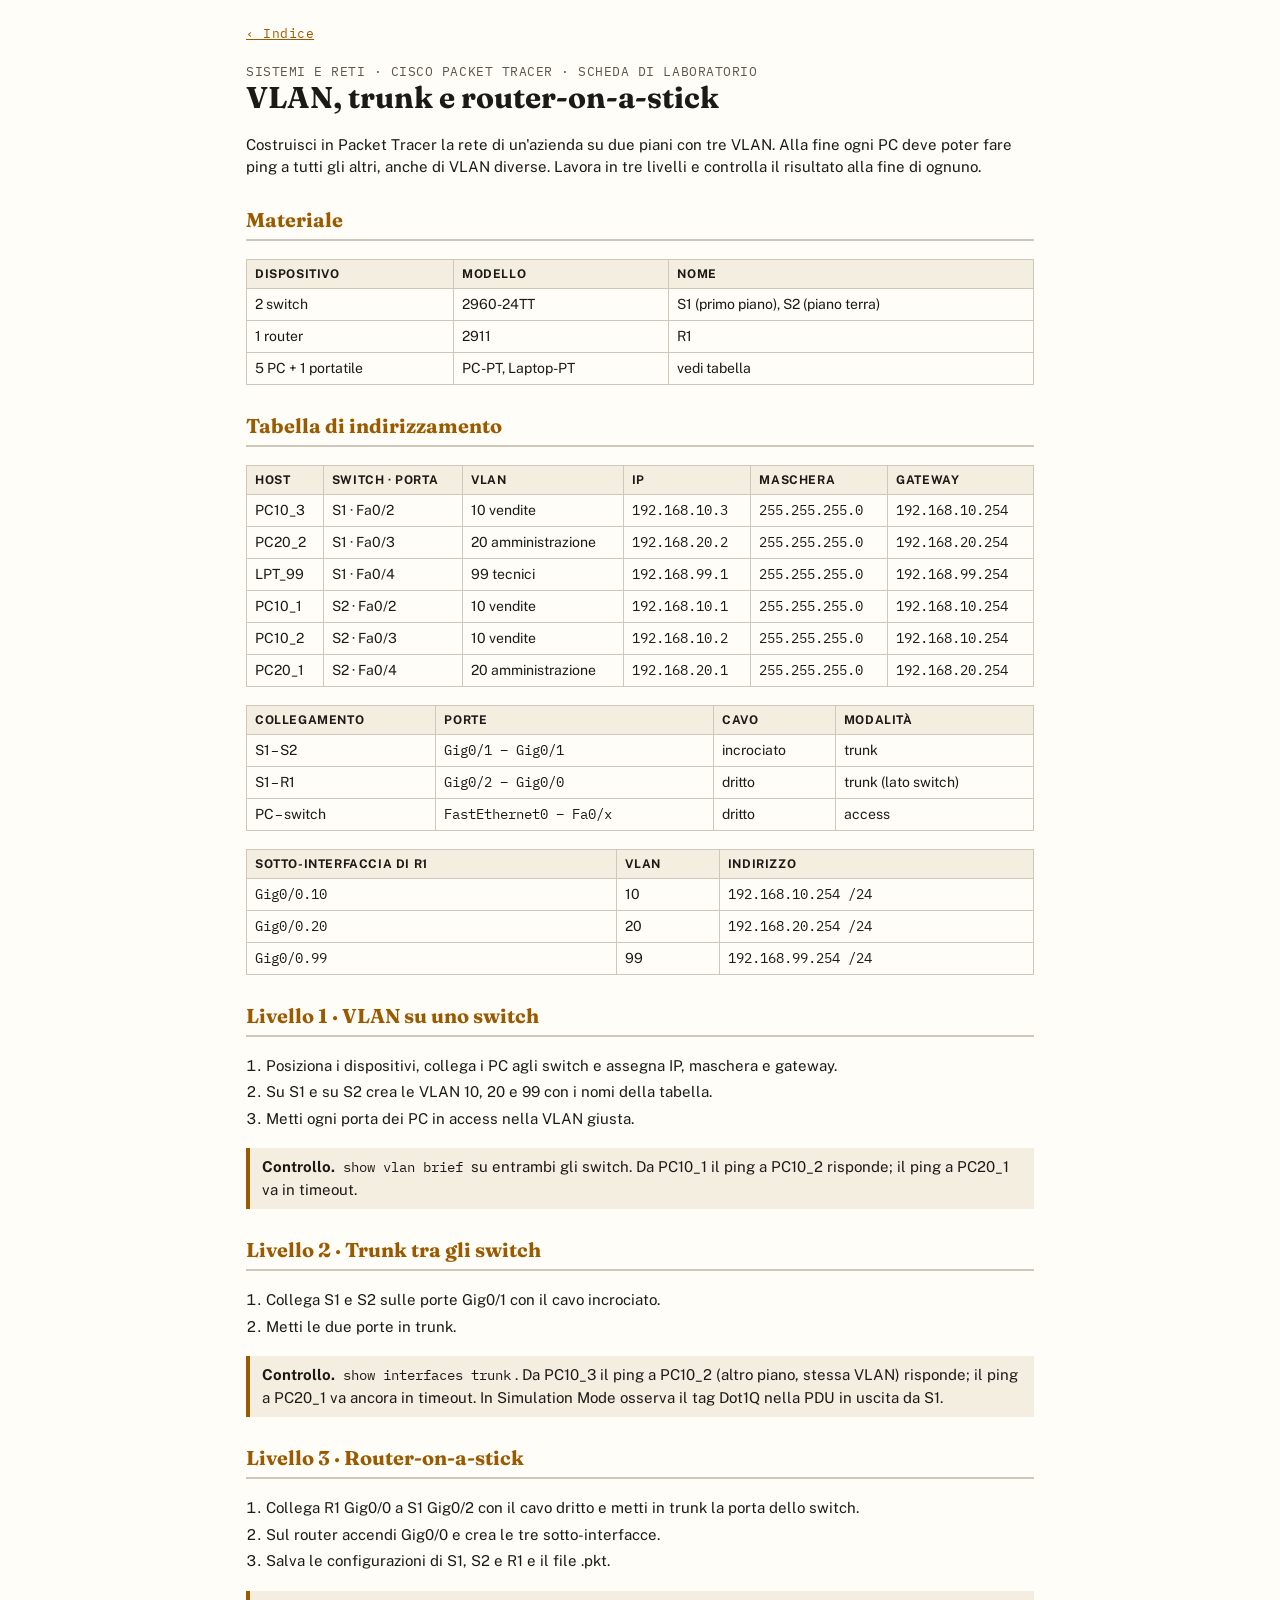
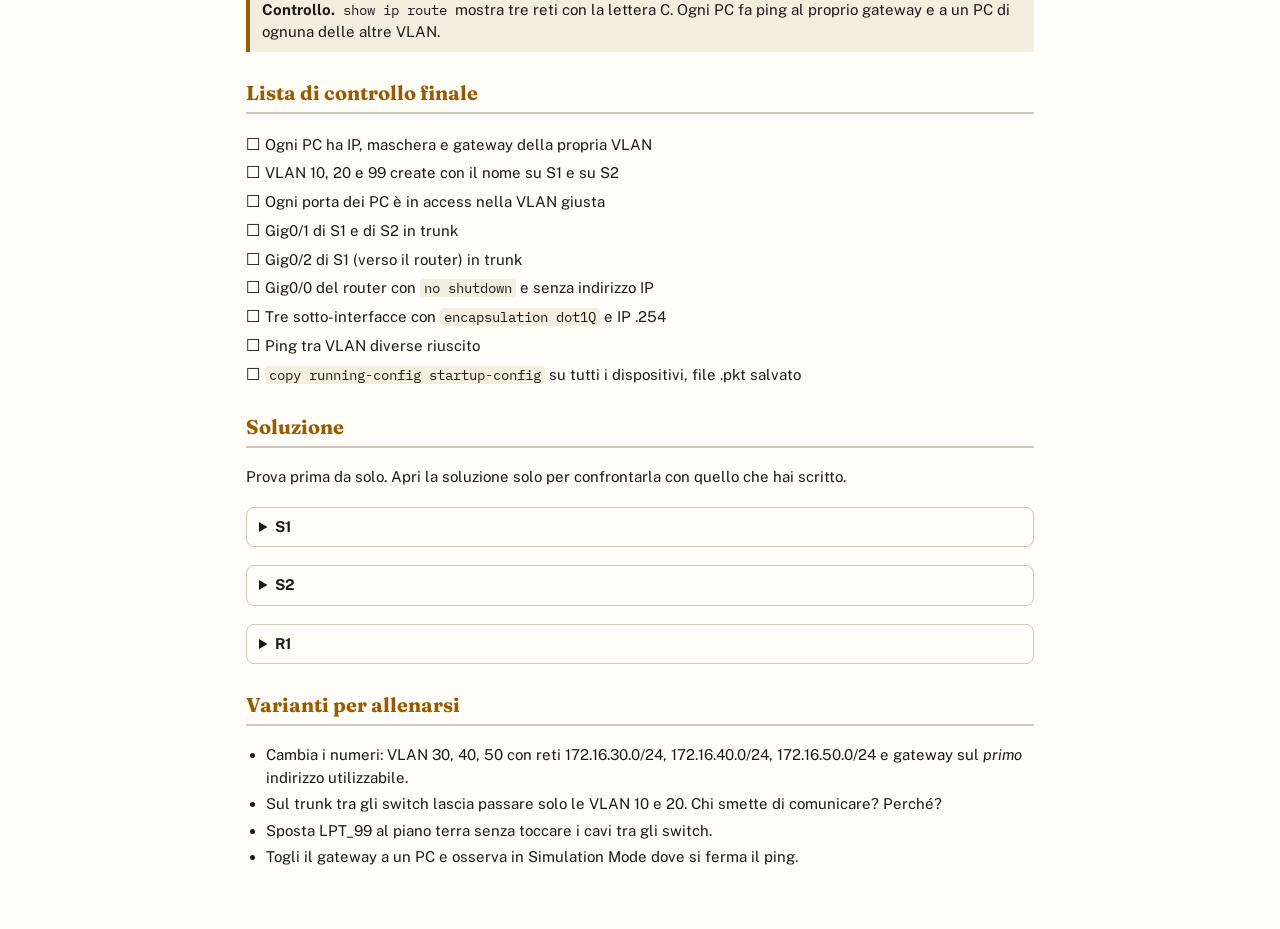
<file: laboratorio/scheda.html>
<!DOCTYPE html>
<html lang="it">
<head>
<meta charset="UTF-8">
<meta name="viewport" content="width=device-width, initial-scale=1.0">
<title>Scheda di laboratorio — VLAN, trunk e router-on-a-stick</title>
<link rel="preconnect" href="https://fonts.googleapis.com">
<link rel="preconnect" href="https://fonts.gstatic.com" crossorigin>
<link href="https://fonts.googleapis.com/css2?family=Fraunces:opsz,wght@9..144,500;9..144,700&family=Public+Sans:wght@400;600;700&family=IBM+Plex+Mono:wght@400;500&display=swap" rel="stylesheet">
<link rel="stylesheet" href="../assets/print.css">
</head>
<body>
<div class="foglio">
  <p class="meta no-print"><a href="../index.html">‹ Indice</a></p>
  <div>
    <p class="meta">SISTEMI E RETI · CISCO PACKET TRACER · SCHEDA DI LABORATORIO</p>
    <h1>VLAN, trunk e router-on-a-stick</h1>
  </div>
  <p>Costruisci in Packet Tracer la rete di un'azienda su due piani con tre VLAN. Alla fine ogni PC deve poter fare ping a tutti gli altri, anche di VLAN diverse. Lavora in tre livelli e controlla il risultato alla fine di ognuno.</p>

  <h2>Materiale</h2>
  <div class="scrollx"><table>
    <tr><th>Dispositivo</th><th>Modello</th><th>Nome</th></tr>
    <tr><td>2 switch</td><td>2960-24TT</td><td>S1 (primo piano), S2 (piano terra)</td></tr>
    <tr><td>1 router</td><td>2911</td><td>R1</td></tr>
    <tr><td>5 PC + 1 portatile</td><td>PC-PT, Laptop-PT</td><td>vedi tabella</td></tr>
  </table></div>

  <h2>Tabella di indirizzamento</h2>
  <div class="scrollx"><table>
    <tr><th>Host</th><th>Switch · porta</th><th>VLAN</th><th>IP</th><th>Maschera</th><th>Gateway</th></tr>
    <tr><td>PC10_3</td><td>S1 · Fa0/2</td><td>10 vendite</td><td class="m">192.168.10.3</td><td class="m">255.255.255.0</td><td class="m">192.168.10.254</td></tr>
    <tr><td>PC20_2</td><td>S1 · Fa0/3</td><td>20 amministrazione</td><td class="m">192.168.20.2</td><td class="m">255.255.255.0</td><td class="m">192.168.20.254</td></tr>
    <tr><td>LPT_99</td><td>S1 · Fa0/4</td><td>99 tecnici</td><td class="m">192.168.99.1</td><td class="m">255.255.255.0</td><td class="m">192.168.99.254</td></tr>
    <tr><td>PC10_1</td><td>S2 · Fa0/2</td><td>10 vendite</td><td class="m">192.168.10.1</td><td class="m">255.255.255.0</td><td class="m">192.168.10.254</td></tr>
    <tr><td>PC10_2</td><td>S2 · Fa0/3</td><td>10 vendite</td><td class="m">192.168.10.2</td><td class="m">255.255.255.0</td><td class="m">192.168.10.254</td></tr>
    <tr><td>PC20_1</td><td>S2 · Fa0/4</td><td>20 amministrazione</td><td class="m">192.168.20.1</td><td class="m">255.255.255.0</td><td class="m">192.168.20.254</td></tr>
  </table></div>
  <div class="scrollx"><table>
    <tr><th>Collegamento</th><th>Porte</th><th>Cavo</th><th>Modalità</th></tr>
    <tr><td>S1 – S2</td><td class="m">Gig0/1 – Gig0/1</td><td>incrociato</td><td>trunk</td></tr>
    <tr><td>S1 – R1</td><td class="m">Gig0/2 – Gig0/0</td><td>dritto</td><td>trunk (lato switch)</td></tr>
    <tr><td>PC – switch</td><td class="m">FastEthernet0 – Fa0/x</td><td>dritto</td><td>access</td></tr>
  </table></div>
  <div class="scrollx"><table>
    <tr><th>Sotto-interfaccia di R1</th><th>VLAN</th><th>Indirizzo</th></tr>
    <tr><td class="m">Gig0/0.10</td><td>10</td><td class="m">192.168.10.254 /24</td></tr>
    <tr><td class="m">Gig0/0.20</td><td>20</td><td class="m">192.168.20.254 /24</td></tr>
    <tr><td class="m">Gig0/0.99</td><td>99</td><td class="m">192.168.99.254 /24</td></tr>
  </table></div>

  <h2>Livello 1 · VLAN su uno switch</h2>
  <ol>
    <li>Posiziona i dispositivi, collega i PC agli switch e assegna IP, maschera e gateway.</li>
    <li>Su S1 e su S2 crea le VLAN 10, 20 e 99 con i nomi della tabella.</li>
    <li>Metti ogni porta dei PC in access nella VLAN giusta.</li>
  </ol>
  <p class="nota"><strong>Controllo.</strong> <code>show vlan brief</code> su entrambi gli switch. Da PC10_1 il ping a PC10_2 risponde; il ping a PC20_1 va in timeout.</p>

  <h2>Livello 2 · Trunk tra gli switch</h2>
  <ol>
    <li>Collega S1 e S2 sulle porte Gig0/1 con il cavo incrociato.</li>
    <li>Metti le due porte in trunk.</li>
  </ol>
  <p class="nota"><strong>Controllo.</strong> <code>show interfaces trunk</code>. Da PC10_3 il ping a PC10_2 (altro piano, stessa VLAN) risponde; il ping a PC20_1 va ancora in timeout. In Simulation Mode osserva il tag Dot1Q nella PDU in uscita da S1.</p>

  <h2>Livello 3 · Router-on-a-stick</h2>
  <ol>
    <li>Collega R1 Gig0/0 a S1 Gig0/2 con il cavo dritto e metti in trunk la porta dello switch.</li>
    <li>Sul router accendi Gig0/0 e crea le tre sotto-interfacce.</li>
    <li>Salva le configurazioni di S1, S2 e R1 e il file .pkt.</li>
  </ol>
  <p class="nota"><strong>Controllo.</strong> <code>show ip route</code> mostra tre reti con la lettera C. Ogni PC fa ping al proprio gateway e a un PC di ognuna delle altre VLAN.</p>

  <h2>Lista di controllo finale</h2>
  <ul class="check">
    <li>Ogni PC ha IP, maschera e gateway della propria VLAN</li>
    <li>VLAN 10, 20 e 99 create con il nome su S1 e su S2</li>
    <li>Ogni porta dei PC è in access nella VLAN giusta</li>
    <li>Gig0/1 di S1 e di S2 in trunk</li>
    <li>Gig0/2 di S1 (verso il router) in trunk</li>
    <li>Gig0/0 del router con <code>no shutdown</code> e senza indirizzo IP</li>
    <li>Tre sotto-interfacce con <code>encapsulation dot1Q</code> e IP .254</li>
    <li>Ping tra VLAN diverse riuscito</li>
    <li><code>copy running-config startup-config</code> su tutti i dispositivi, file .pkt salvato</li>
  </ul>

  <h2>Soluzione</h2>
  <p class="no-print">Prova prima da solo. Apri la soluzione solo per confrontarla con quello che hai scritto.</p>
  <details><summary>S1</summary>
<pre>enable
configure terminal
hostname S1
vlan 10
 name vendite
vlan 20
 name amministrazione
vlan 99
 name tecnici
interface fastEthernet 0/2
 switchport mode access
 switchport access vlan 10
interface fastEthernet 0/3
 switchport mode access
 switchport access vlan 20
interface fastEthernet 0/4
 switchport mode access
 switchport access vlan 99
interface range gigabitEthernet 0/1 - 2
 switchport mode trunk
end
copy running-config startup-config</pre></details>
  <details><summary>S2</summary>
<pre>enable
configure terminal
hostname S2
vlan 10
 name vendite
vlan 20
 name amministrazione
vlan 99
 name tecnici
interface range fastEthernet 0/2 - 3
 switchport mode access
 switchport access vlan 10
interface fastEthernet 0/4
 switchport mode access
 switchport access vlan 20
interface gigabitEthernet 0/1
 switchport mode trunk
end
copy running-config startup-config</pre></details>
  <details><summary>R1</summary>
<pre>enable
configure terminal
hostname R1
interface gigabitEthernet 0/0
 no shutdown
interface gigabitEthernet 0/0.10
 encapsulation dot1Q 10
 ip address 192.168.10.254 255.255.255.0
interface gigabitEthernet 0/0.20
 encapsulation dot1Q 20
 ip address 192.168.20.254 255.255.255.0
interface gigabitEthernet 0/0.99
 encapsulation dot1Q 99
 ip address 192.168.99.254 255.255.255.0
end
copy running-config startup-config</pre></details>

  <h2>Varianti per allenarsi</h2>
  <ul>
    <li>Cambia i numeri: VLAN 30, 40, 50 con reti 172.16.30.0/24, 172.16.40.0/24, 172.16.50.0/24 e gateway sul <em>primo</em> indirizzo utilizzabile.</li>
    <li>Sul trunk tra gli switch lascia passare solo le VLAN 10 e 20. Chi smette di comunicare? Perché?</li>
    <li>Sposta LPT_99 al piano terra senza toccare i cavi tra gli switch.</li>
    <li>Togli il gateway a un PC e osserva in Simulation Mode dove si ferma il ping.</li>
  </ul>
</div>
</body>
</html>
</file>
<file: assets/style.css>
/* VLAN: stile condiviso. Tema scuro caldo, un colore per ogni VLAN. */
:root {
  --bg: #16130f; --bg-card: #221d17; --bg-light: #2d261e; --border: #43392c;
  --text: #f4ede1; --text-dim: #d3c8b6; --text-muted: #a89c87;
  --accent: #f2b24a; --accent-alt: #ffd896;
  --info: #5cc4dd; --success: #7fc96b; --danger: #ef7d6d; --warn: #f0a04b; --purple: #b89cf0;
  --verde: #7fc96b; --arancio: #f0a04b; --azzurro: #5cc4dd; --viola: #b89cf0;
  --term-bg: #0d0b08;
  --f-title: "Fraunces", Georgia, serif;
  --f-text: "Public Sans", system-ui, -apple-system, "Segoe UI", sans-serif;
  --f-mono: "IBM Plex Mono", ui-monospace, Consolas, monospace;
  color-scheme: dark;
}
* { box-sizing: border-box; }
html, body, #root { margin: 0; height: 100%; }
body { background: var(--bg); color: var(--text); font-family: var(--f-text); font-size: 17px; line-height: 1.5; }
a { color: var(--info); }
a:focus-visible, button:focus-visible, input:focus-visible, summary:focus-visible { outline: 3px solid var(--info); outline-offset: 2px; }
h1, h2, h3, h4, p, ul, ol { margin: 0; }
ul, ol { padding-left: 1.2em; display: flex; flex-direction: column; gap: .35em; }
code, .mono { font-family: var(--f-mono); }
p code, li code, td code, .cod { font-family: var(--f-mono); font-size: .9em; background: var(--bg-light); border: 1px solid var(--border); padding: .05em .35em; border-radius: 5px; color: var(--accent-alt); white-space: nowrap; }
strong { color: var(--accent-alt); font-weight: 700; }
.muted { color: var(--text-muted); } .small { font-size: .85em; } .xs { font-size: .75em; }
.lead { font-size: 1.15em; color: var(--text-dim); }
.t-info { color: var(--info); } .t-success { color: var(--success); } .t-danger { color: var(--danger); } .t-warn { color: var(--warn); }
.stack { display: flex; flex-direction: column; gap: .7em; min-width: 0; }
.stack-lg { display: flex; flex-direction: column; gap: 1.2em; min-width: 0; }
.row { display: flex; flex-wrap: wrap; gap: .6em; align-items: center; }
.scrollx { overflow-x: auto; max-width: 100%; }
.contenitore { max-width: 1100px; margin: 0 auto; padding: 0 16px 60px; }

/* ---------- deck ---------- */
.deck { height: 100%; display: flex; flex-direction: column; font-size: clamp(15px, 1.2vw + .5vh, 30px); }
.deck-head { display: flex; justify-content: space-between; gap: 1em; align-items: center; padding: .5em 1.4em; font-size: .62em; color: var(--text-muted); font-family: var(--f-mono); letter-spacing: .06em; text-transform: uppercase; border-bottom: 1px solid var(--border); }
.deck-head a { color: var(--text-muted); text-decoration: none; }
.deck-head a:hover { color: var(--accent); }
.deck-head b { color: var(--accent); font-weight: 500; }
.slide { flex: 1 1 0; min-height: 0; overflow-x: hidden; overflow-y: auto; padding: 1.1em 2.2em .8em; display: flex; flex-direction: column; gap: .8em; }
.slide > h2 { font-family: var(--f-title); font-weight: 700; font-size: 1.75em; line-height: 1.12; color: var(--accent); text-wrap: balance; }
.slide-body { flex: 1 1 auto; min-height: 0; display: flex; flex-direction: column; gap: .8em; justify-content: center; }
.slide.copertina { justify-content: center; align-items: flex-start; gap: .6em; padding-left: 8vw; }
.slide.copertina .occhiello { font-family: var(--f-mono); font-size: .7em; letter-spacing: .14em; text-transform: uppercase; color: var(--text-muted); }
.slide.copertina h1 { font-family: var(--f-title); font-weight: 900; font-size: 3.4em; line-height: 1.02; background: linear-gradient(135deg, var(--accent), var(--accent-alt)); -webkit-background-clip: text; background-clip: text; color: transparent; text-wrap: balance; }
.slide.copertina .sotto { font-size: 1.25em; color: var(--text-dim); max-width: 30em; }
.deck-foot { display: flex; align-items: center; gap: .6em; padding: .4em 1.4em; border-top: 1px solid var(--border); font-size: .62em; }
.deck-foot .barra { flex: 1; height: 5px; background: var(--bg-light); border-radius: 3px; overflow: hidden; }
.deck-foot .barra i { display: block; height: 100%; background: var(--accent); transition: width .25s; }
.deck-foot .conta { font-family: var(--f-mono); color: var(--text-muted); font-variant-numeric: tabular-nums; min-width: 4.5em; text-align: center; }
.note { border-top: 2px solid var(--accent); background: var(--bg-card); padding: .7em 1.4em; font-size: .7em; color: var(--text-dim); max-height: 28vh; overflow: auto; }
.note b { color: var(--accent); font-family: var(--f-mono); font-weight: 500; letter-spacing: .08em; text-transform: uppercase; font-size: .85em; }
.elenco { position: fixed; inset: 0; background: rgba(10, 8, 6, .94); z-index: 20; overflow: auto; padding: 24px 16px; }
.elenco-in { max-width: 760px; margin: 0 auto; display: flex; flex-direction: column; gap: 4px; }
.elenco h3 { font-family: var(--f-title); color: var(--accent); font-size: 26px; margin-bottom: 10px; }
.elenco button { text-align: left; }
.elenco .sez { font-family: var(--f-mono); font-size: 12px; letter-spacing: .12em; text-transform: uppercase; color: var(--text-muted); margin-top: 12px; }

/* ---------- componenti ---------- */
.btn { font: inherit; font-weight: 600; cursor: pointer; min-height: 44px; padding: .4em .95em; border-radius: 9px; border: 1px solid var(--border); background: var(--bg-light); color: var(--text); }
.btn:hover:not(:disabled) { border-color: var(--accent); }
.btn:disabled { opacity: .4; cursor: default; }
.btn.primary { background: var(--accent); border-color: var(--accent); color: #221703; }
.btn.small { min-height: 36px; padding: .2em .7em; font-size: .9em; }
.btn.attivo { border-color: var(--accent); color: var(--accent-alt); }
.box { border-left: 5px solid var(--info); background: var(--bg-card); border-radius: 0 10px 10px 0; padding: .65em .95em; display: flex; flex-direction: column; gap: .25em; }
.box-title { font-weight: 700; color: var(--info); }
.box-warn { border-color: var(--warn); } .box-warn .box-title { color: var(--warn); }
.box-danger { border-color: var(--danger); } .box-danger .box-title { color: var(--danger); }
.box-tip { border-color: var(--accent); } .box-tip .box-title { color: var(--accent); }
.box-success { border-color: var(--success); } .box-success .box-title { color: var(--success); }
.chip { display: inline-block; font-family: var(--f-mono); font-size: .8em; font-weight: 600; padding: .08em .55em; border-radius: 6px; border: 1.5px solid var(--border); color: var(--text); white-space: nowrap; }
.chip-verde { border-color: var(--verde); background: color-mix(in srgb, var(--verde) 20%, var(--bg-card)); }
.chip-arancio { border-color: var(--arancio); background: color-mix(in srgb, var(--arancio) 20%, var(--bg-card)); }
.chip-azzurro { border-color: var(--azzurro); background: color-mix(in srgb, var(--azzurro) 20%, var(--bg-card)); }
.chip-viola { border-color: var(--viola); background: color-mix(in srgb, var(--viola) 20%, var(--bg-card)); }
.grid { display: grid; grid-template-columns: repeat(var(--cols, 2), minmax(0, 1fr)); gap: .9em; align-items: start; }
.grid.stretch { align-items: stretch; }
.card { background: var(--bg-card); border: 1px solid var(--border); border-radius: 12px; padding: .75em .95em; display: flex; flex-direction: column; gap: .35em; min-width: 0; }
.card h3 { font-size: 1.05em; color: var(--accent-alt); }
.card.verde { border-top: 4px solid var(--verde); } .card.arancio { border-top: 4px solid var(--arancio); }
.card.azzurro { border-top: 4px solid var(--azzurro); } .card.viola { border-top: 4px solid var(--viola); } .card.accento { border-top: 4px solid var(--accent); }
table.tab { border-collapse: collapse; width: 100%; font-size: .88em; }
table.tab th, table.tab td { text-align: left; vertical-align: top; padding: .38em .7em; border-bottom: 1px solid var(--border); }
table.tab th { font-family: var(--f-mono); font-weight: 500; font-size: .78em; letter-spacing: .08em; text-transform: uppercase; color: var(--text-muted); }
table.tab.mono td { font-family: var(--f-mono); font-variant-numeric: tabular-nums; }
table.tab tr.hl td { background: color-mix(in srgb, var(--accent) 14%, var(--bg)); }

/* terminale */
.term { background: var(--term-bg); border: 1px solid var(--border); border-radius: 10px; overflow: hidden; min-width: 0; }
.term-title { font-family: var(--f-mono); font-size: .68em; letter-spacing: .1em; text-transform: uppercase; color: var(--text-muted); padding: .4em .9em; border-bottom: 1px solid var(--border); background: var(--bg-card); }
.term-body { padding: .55em .9em; font-family: var(--f-mono); font-size: .8em; line-height: 1.55; overflow-x: auto; white-space: pre; }
.term-riga { display: block; border-radius: 4px; padding: 0 .3em; margin: 0 -.3em; }
.term-riga.cmd { cursor: pointer; }
.term-riga.sel { background: color-mix(in srgb, var(--accent) 22%, transparent); }
.term-riga .pr { color: var(--text-muted); }
.term-riga .cm { color: var(--accent-alt); font-weight: 600; }
.term-riga.out { color: var(--text-dim); }
.term-spiega { border-top: 1px solid var(--border); background: var(--bg-card); padding: .5em .9em; font-size: .82em; color: var(--text-dim); min-height: 3.4em; white-space: normal; }
.term-nav { display: flex; gap: .5em; align-items: center; padding: .35em .9em; border-top: 1px solid var(--border); font-size: .75em; color: var(--text-muted); }

/* schema di rete */
.rete svg { display: block; width: 100%; min-width: 520px; height: auto; max-height: 52vh; }
.rete text { font-family: var(--f-text); fill: var(--text); }
.rete .zona { fill: none; stroke: var(--border); stroke-dasharray: 5 5; }
.rete .zona-l { font-family: var(--f-mono); font-size: 10.5px; fill: var(--text-muted); letter-spacing: .08em; text-transform: uppercase; }
.rete .ln { stroke: var(--text-muted); stroke-width: 2; }
.rete .ln.trunk { stroke: var(--text-dim); stroke-width: 6; }
.rete .ln.on { stroke: var(--accent) !important; stroke-width: 7; }
.rete .ln.off { opacity: .25; }
.rete .ln-l, .rete .port { font-family: var(--f-mono); font-size: 10.5px; fill: var(--text-dim); paint-order: stroke; stroke: var(--bg); stroke-width: 4px; }
.rete .nodo rect { fill: var(--bg-light); stroke: var(--text-dim); stroke-width: 1.8; }
.rete .nodo.on rect { stroke-width: 4.5; filter: drop-shadow(0 0 6px var(--accent)); }
.rete .nodo.spento { opacity: .35; }
.rete .nodo-l { font-size: 12.5px; font-weight: 700; }
.rete .nodo-s { font-family: var(--f-mono); font-size: 10px; fill: var(--text-dim); }
.rete .pkt { transition: transform .55s ease; }
.rete .pkt rect { stroke: #16130f; stroke-width: 1.5; }
.rete .pkt text { font-family: var(--f-mono); font-size: 10.5px; font-weight: 600; fill: #16130f; }
@media (prefers-reduced-motion: reduce) { .rete .pkt { transition: none; } }
.passo { background: var(--bg-card); border: 1px solid var(--border); border-radius: 10px; padding: .6em .9em; font-size: .9em; min-height: 5.2em; }
.passo h4 { color: var(--accent-alt); font-size: 1em; margin-bottom: .2em; }

/* frame */
.frame { display: flex; font-family: var(--f-mono); font-size: .72em; text-align: center; border-radius: 8px; overflow: hidden; border: 1px solid var(--border); }
.frame div { padding: .5em .4em; border-right: 1px solid var(--border); background: var(--bg-card); min-width: 0; flex: 1 1 0; }
.frame div:last-child { border-right: 0; }
.frame div b { display: block; color: var(--text); font-weight: 600; }
.frame div span { color: var(--text-muted); font-size: .9em; }
.frame div.tag { background: color-mix(in srgb, var(--accent) 26%, var(--bg-card)); flex-grow: 1.6; }

/* quiz */
.quiz-d { background: var(--bg-card); border: 1px solid var(--border); border-radius: 12px; padding: .8em 1em; display: flex; flex-direction: column; gap: .5em; }
.quiz-d .qt { font-weight: 700; }
.quiz-o { display: flex; flex-direction: column; gap: .35em; }
.quiz-o .btn { text-align: left; font-weight: 500; }
.quiz-o .btn.giusta { background: color-mix(in srgb, var(--success) 24%, var(--bg-card)); border-color: var(--success); opacity: 1; }
.quiz-o .btn.sbagliata { background: color-mix(in srgb, var(--danger) 24%, var(--bg-card)); border-color: var(--danger); opacity: 1; }
.quiz-w { font-size: .9em; color: var(--text-dim); }

/* pagine attività (telefono) */
.pagina-head { position: sticky; top: 0; z-index: 5; background: var(--bg); border-bottom: 1px solid var(--border); padding: 10px 16px; display: flex; gap: 12px; align-items: center; flex-wrap: wrap; }
.pagina-head h1 { font-family: var(--f-title); font-size: 22px; color: var(--accent); flex: 1; min-width: 0; }
.pagina-head a { color: var(--text-muted); text-decoration: none; font-size: 14px; min-height: 44px; display: inline-flex; align-items: center; }
.pagina-body { max-width: 1000px; margin: 0 auto; padding: 18px 16px 60px; display: flex; flex-direction: column; gap: 18px; }
.input { font: inherit; font-family: var(--f-mono); background: var(--term-bg); color: var(--text); border: 1px solid var(--border); border-radius: 8px; padding: .5em .7em; min-height: 44px; width: 100%; }

@media (max-width: 900px) {
  html, body, #root { height: auto; }
  .deck { height: auto; min-height: 100vh; font-size: 16px; }
  .slide { overflow: visible; padding: 16px; }
  .slide.copertina { padding: 40px 16px; min-height: 60vh; }
  .slide.copertina h1 { font-size: 2.3em; }
  .grid { grid-template-columns: minmax(0, 1fr); }
  .deck-head { padding: 8px 16px; font-size: 11px; }
  .deck-foot { position: sticky; bottom: 0; background: var(--bg); padding: 8px 16px; font-size: 13px; }
  .hide-mobile { display: none; }
  .frame { font-size: 10px; }
}
</file>
<file: assets/print.css>
/* Schede stampabili: tema chiaro. */
:root { --ink: #1c1a17; --dim: #5d564b; --line: #cfc8ba; --paper: #fffdf8; --accent: #9a5b00; --soft: #f4eee0; }
* { box-sizing: border-box; }
body { margin: 0; background: var(--paper); color: var(--ink); font-family: "Public Sans", system-ui, sans-serif; font-size: 15px; line-height: 1.5; }
.foglio { max-width: 820px; margin: 0 auto; padding: 24px 16px 60px; display: flex; flex-direction: column; gap: 18px; }
h1 { font-family: "Fraunces", Georgia, serif; font-size: 30px; line-height: 1.15; margin: 0; }
h2 { font-family: "Fraunces", Georgia, serif; font-size: 20px; margin: 8px 0 0; color: var(--accent); border-bottom: 2px solid var(--line); padding-bottom: 4px; }
p, ul, ol { margin: 0; } ul, ol { padding-left: 1.3em; display: flex; flex-direction: column; gap: 4px; }
a { color: var(--accent); }
.meta { color: var(--dim); font-size: 13px; font-family: "IBM Plex Mono", monospace; letter-spacing: .04em; }
code, pre { font-family: "IBM Plex Mono", ui-monospace, Consolas, monospace; }
code { background: var(--soft); padding: 0 .3em; border-radius: 4px; font-size: .92em; }
pre { background: var(--soft); border: 1px solid var(--line); border-radius: 8px; padding: 10px 12px; margin: 0; font-size: 13px; line-height: 1.5; overflow-x: auto; }
.scrollx { overflow-x: auto; }
table { border-collapse: collapse; width: 100%; font-size: 14px; }
th, td { border: 1px solid var(--line); padding: 5px 8px; text-align: left; vertical-align: top; }
th { background: var(--soft); font-size: 12px; text-transform: uppercase; letter-spacing: .05em; }
td.m { font-family: "IBM Plex Mono", monospace; font-variant-numeric: tabular-nums; white-space: nowrap; }
.nota { border-left: 4px solid var(--accent); background: var(--soft); padding: 8px 12px; }
.check { list-style: none; padding-left: 0; }
.check li::before { content: "☐  "; font-size: 1.1em; }
.due { display: grid; grid-template-columns: repeat(2, minmax(0, 1fr)); gap: 14px; }
details { border: 1px solid var(--line); border-radius: 8px; padding: 8px 12px; }
summary { cursor: pointer; font-weight: 700; }
details pre { margin-top: 8px; }
@media (max-width: 700px) { .due { grid-template-columns: minmax(0, 1fr); } }
@media print { .no-print { display: none; } body { font-size: 12px; } .foglio { padding: 0; } details { break-inside: avoid; } h2 { break-after: avoid; } }
</file>
